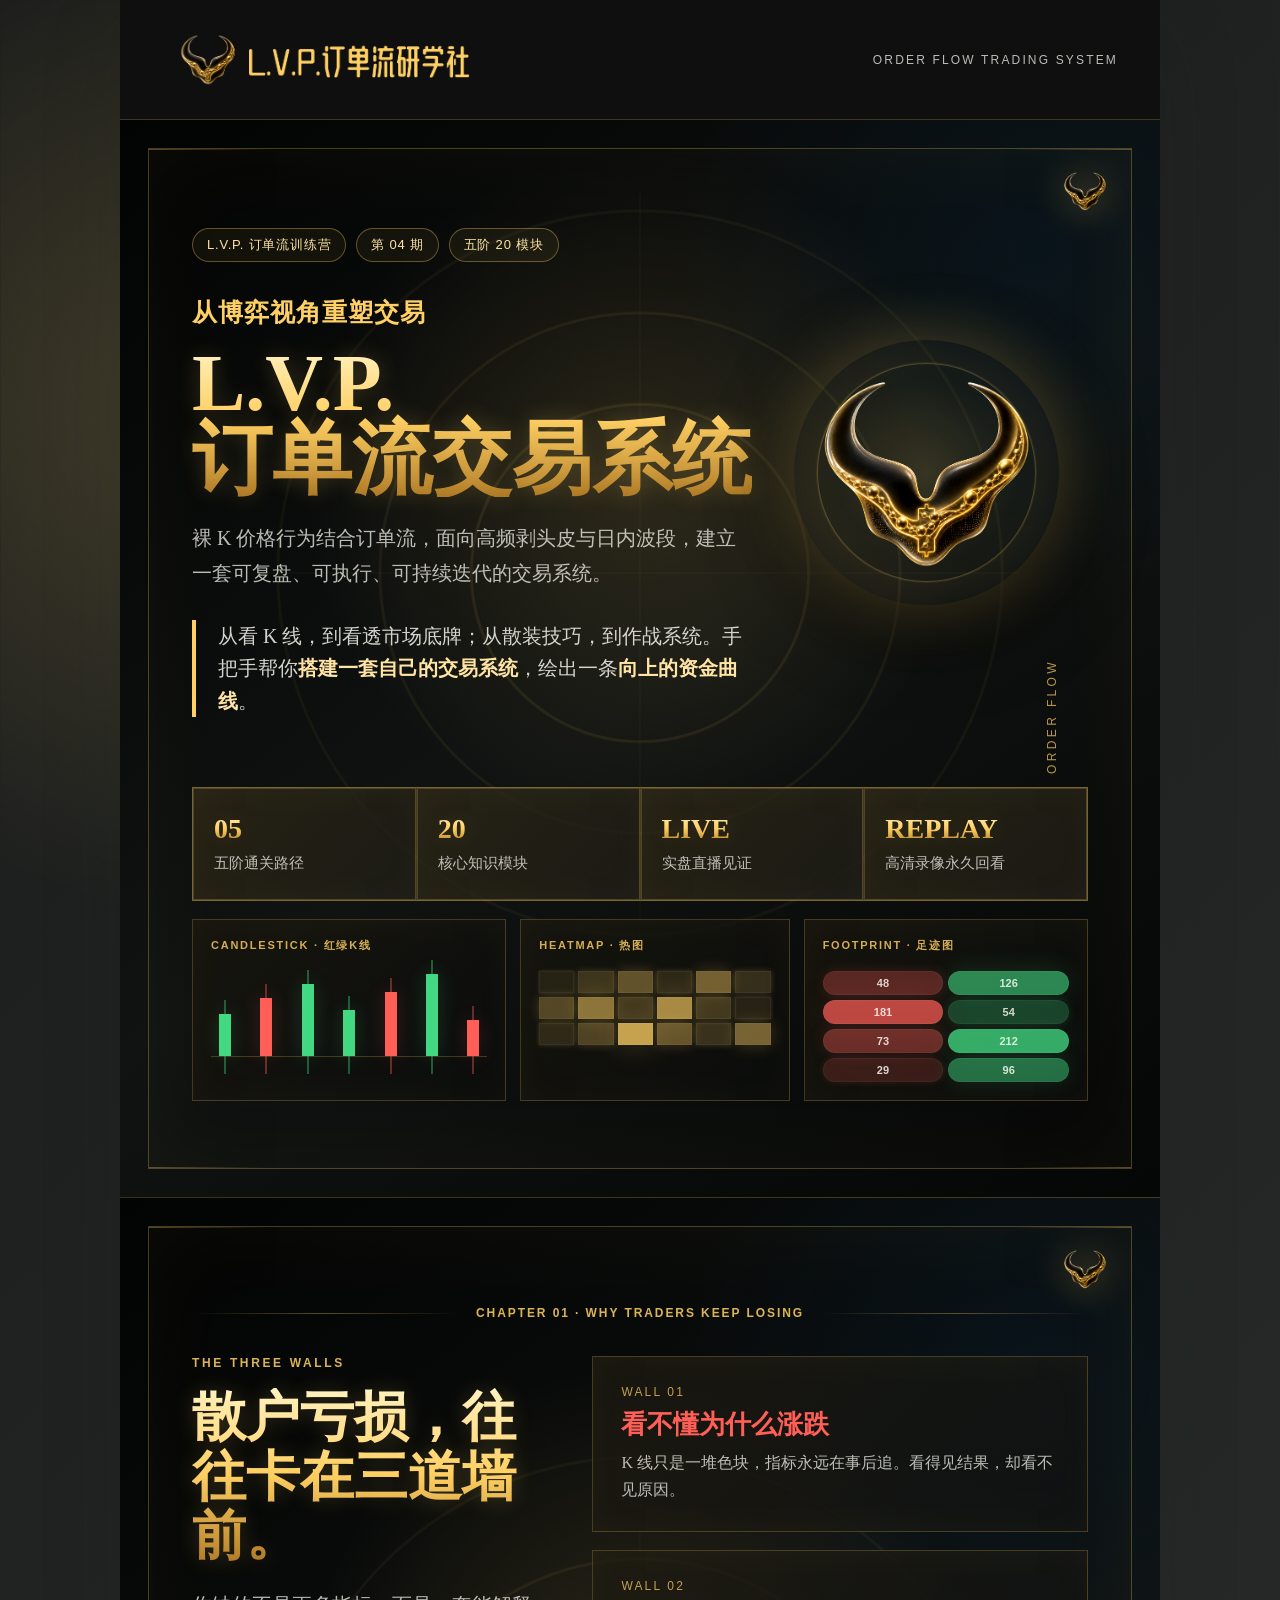
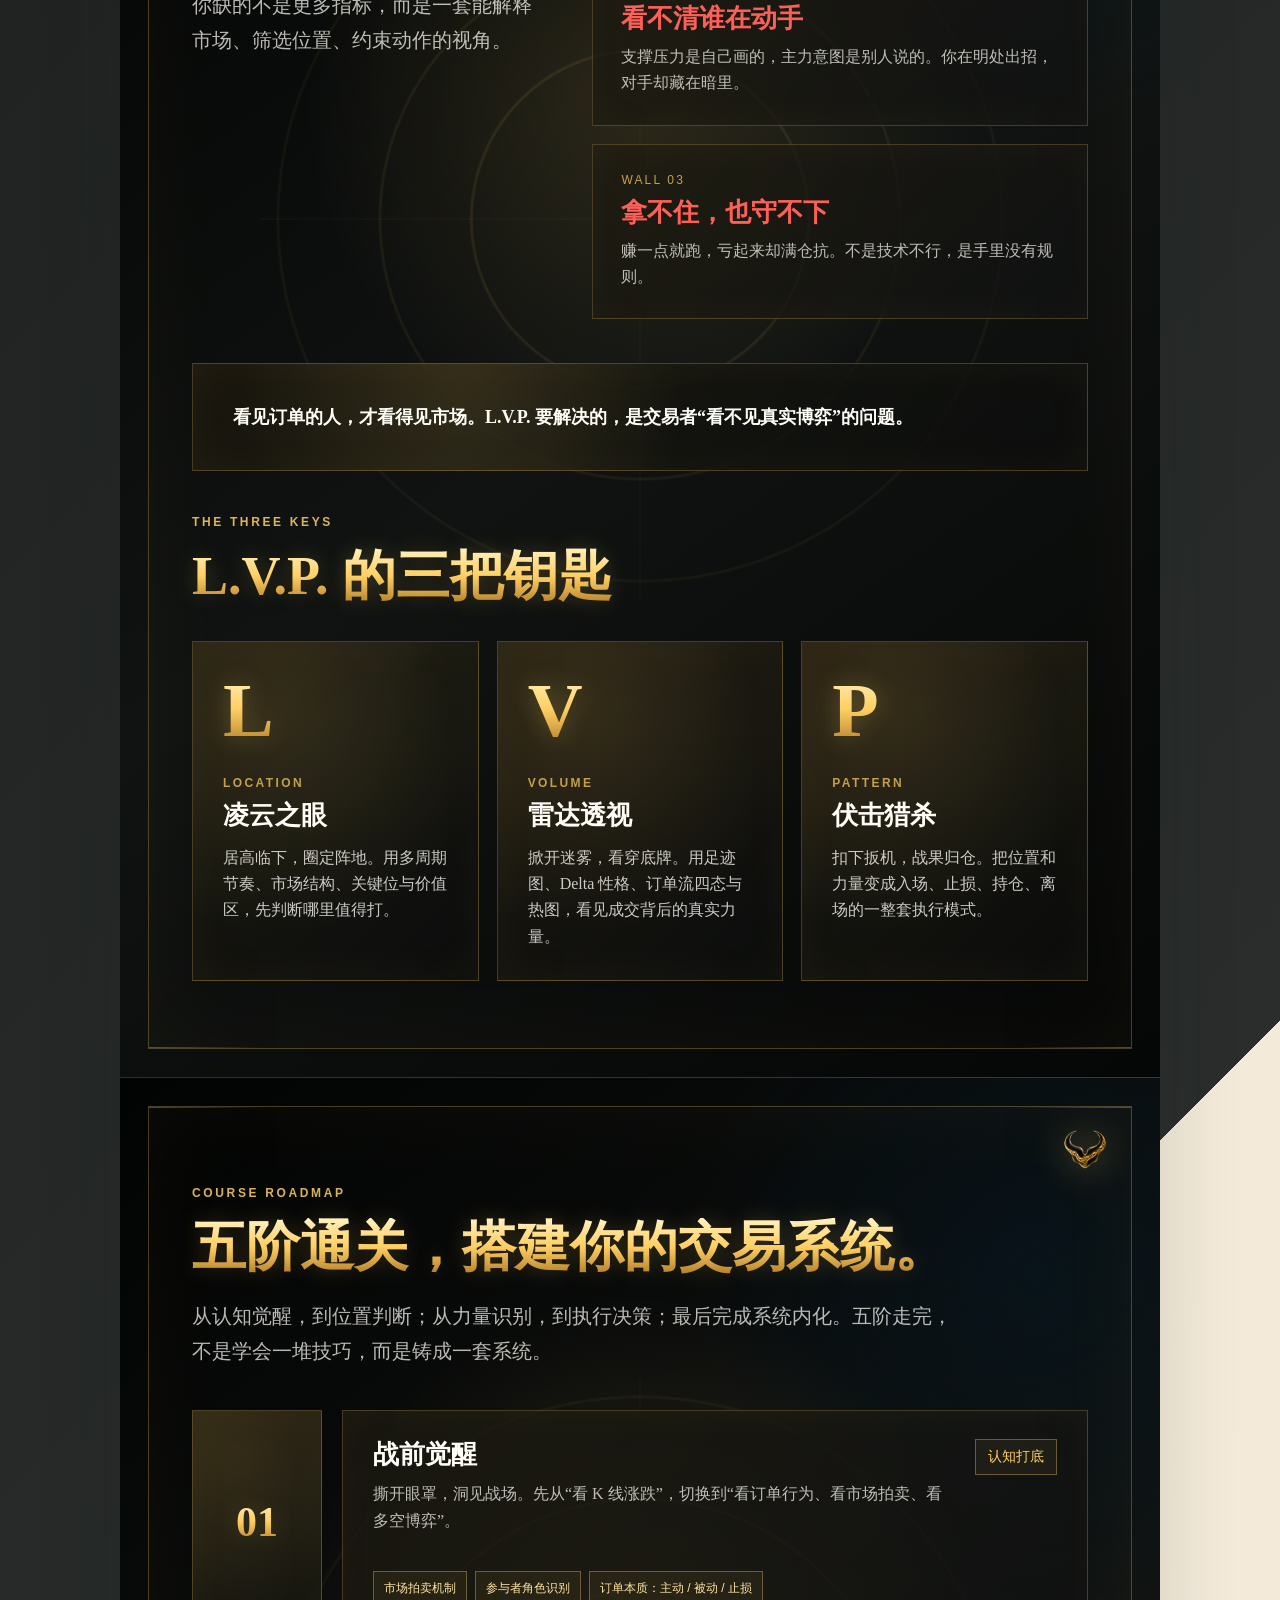
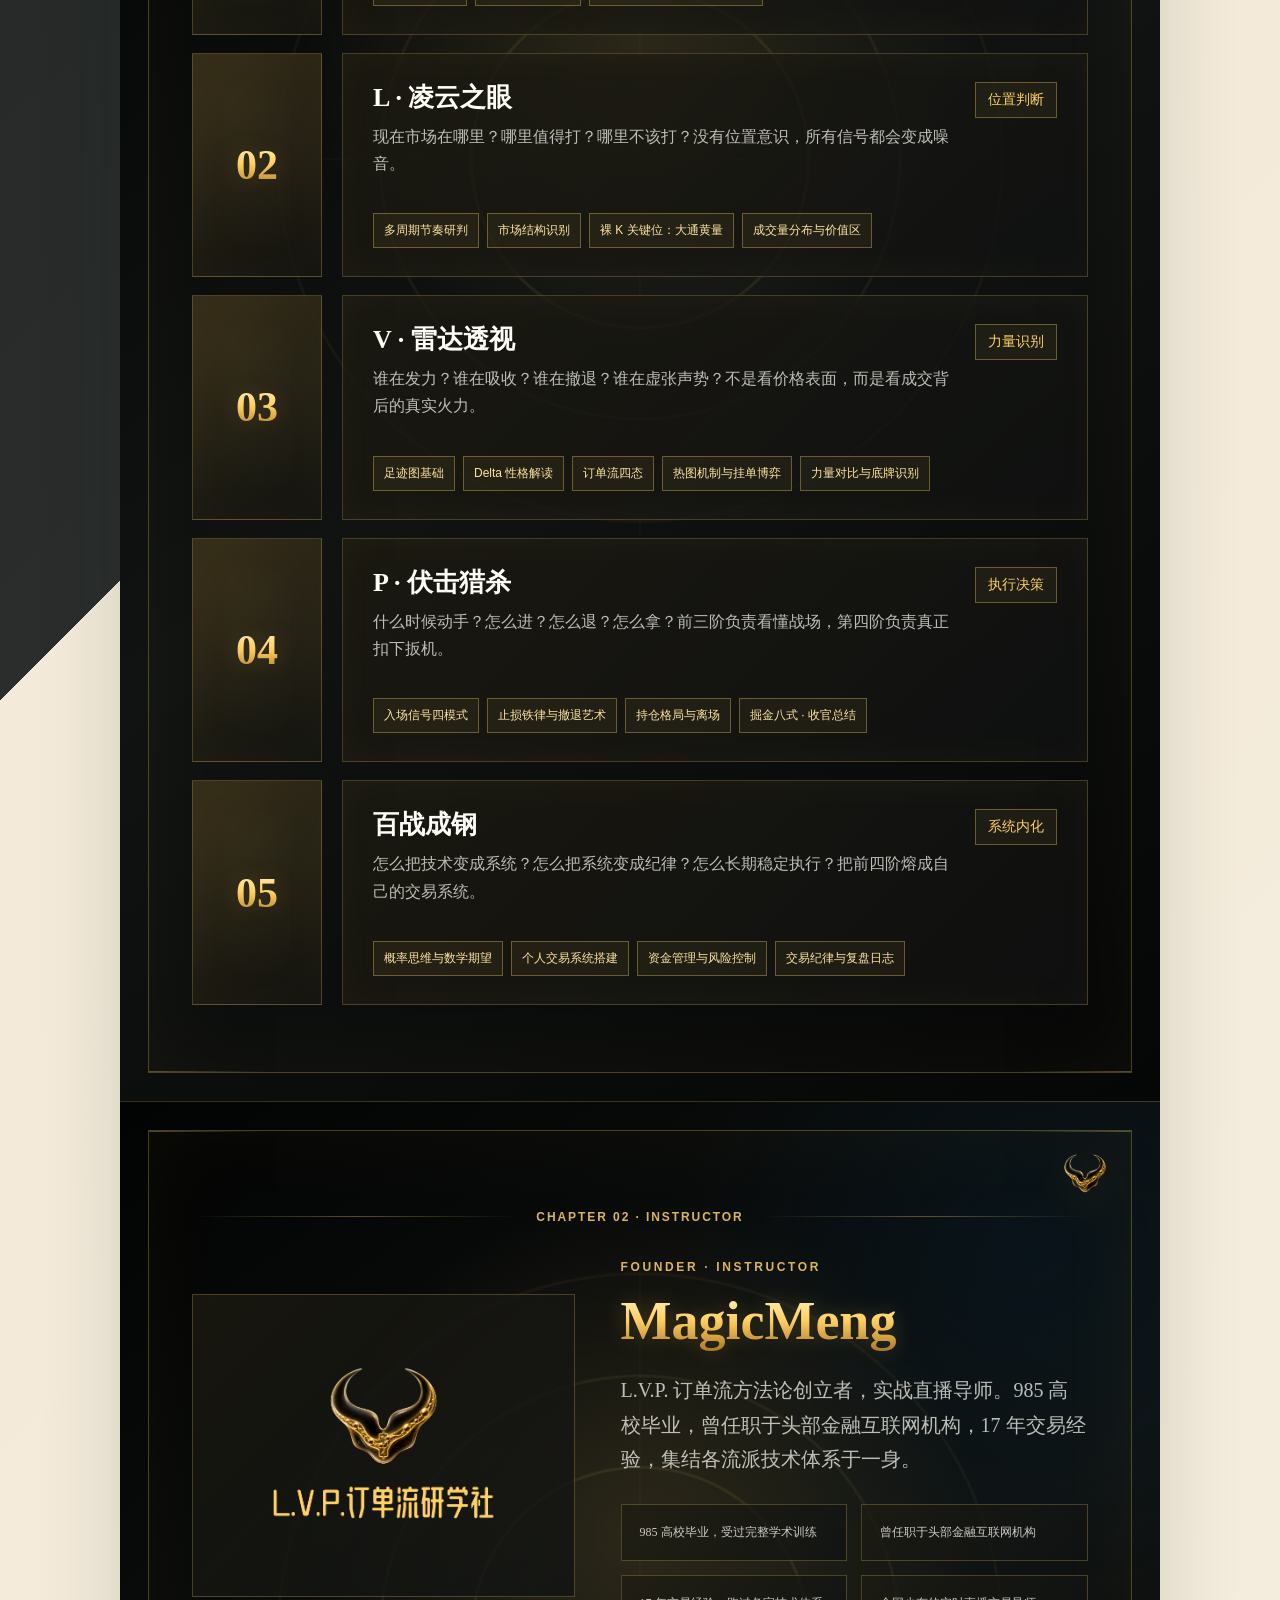
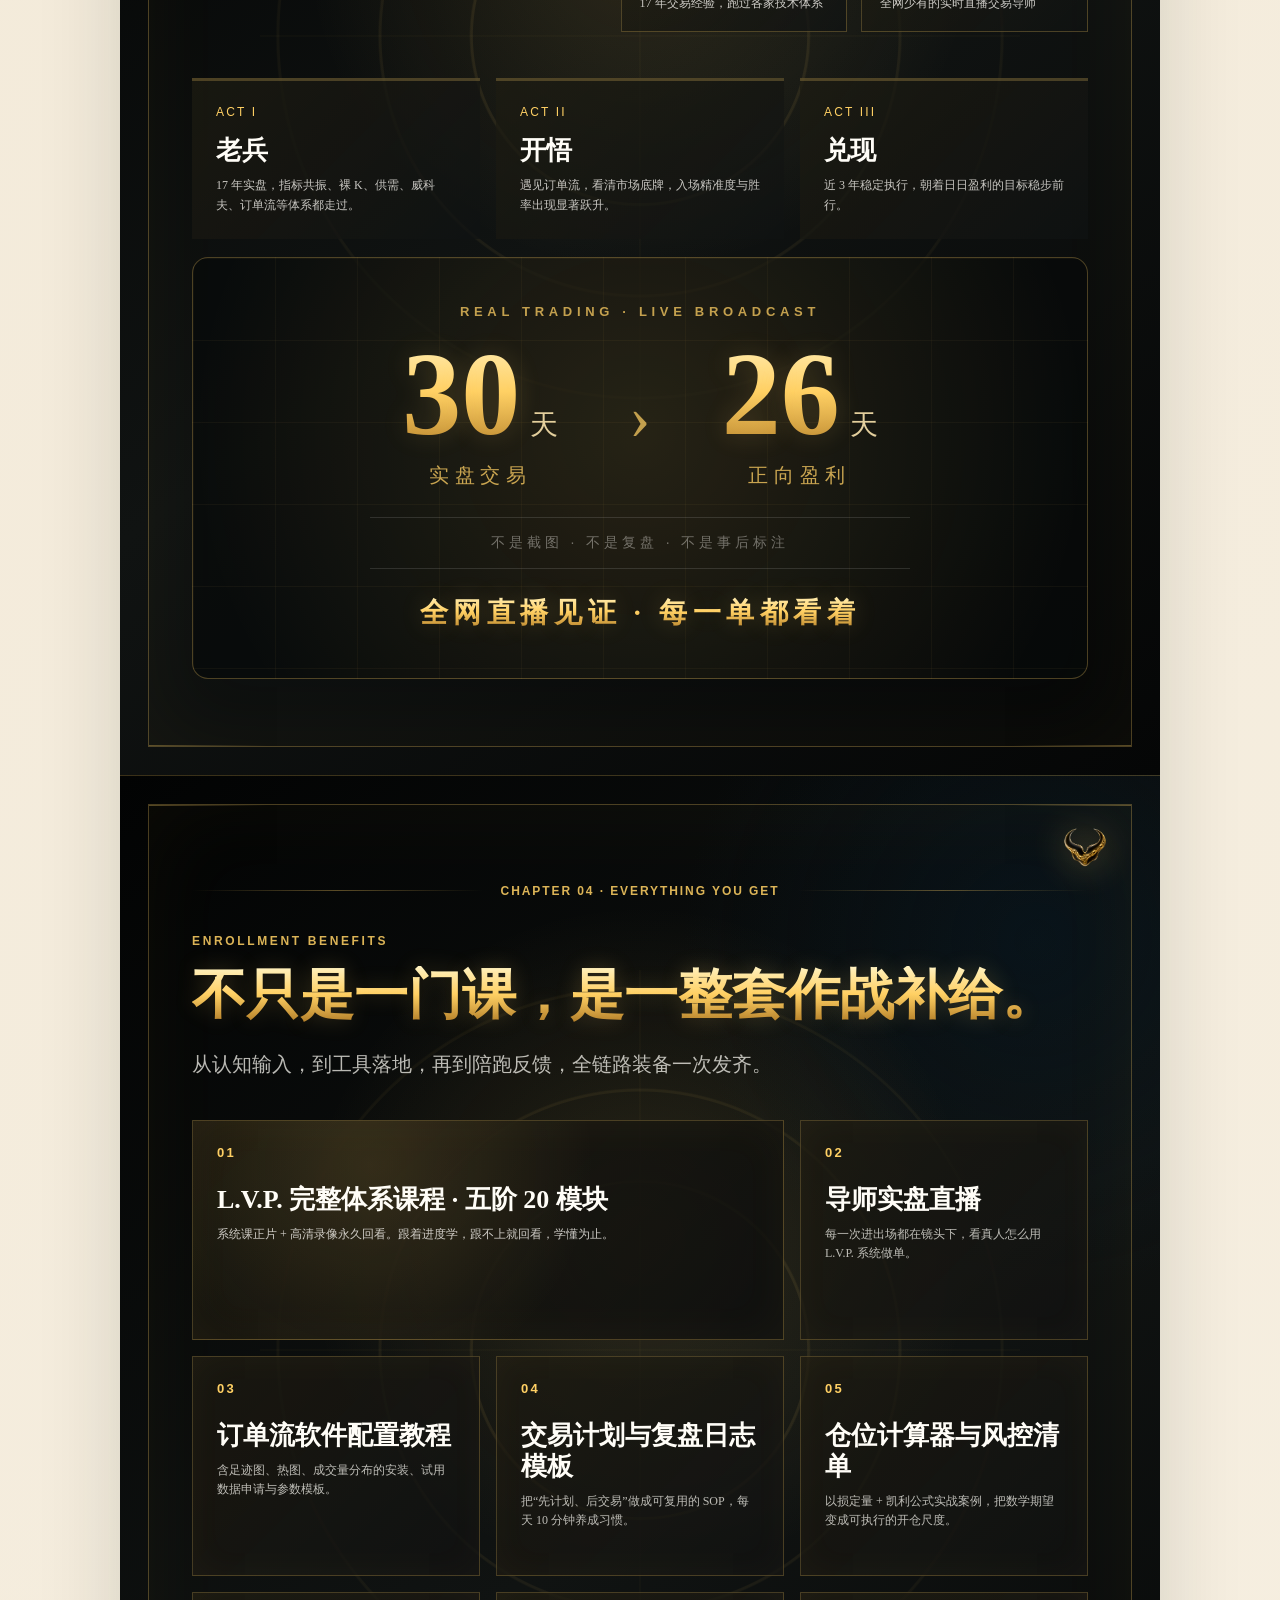
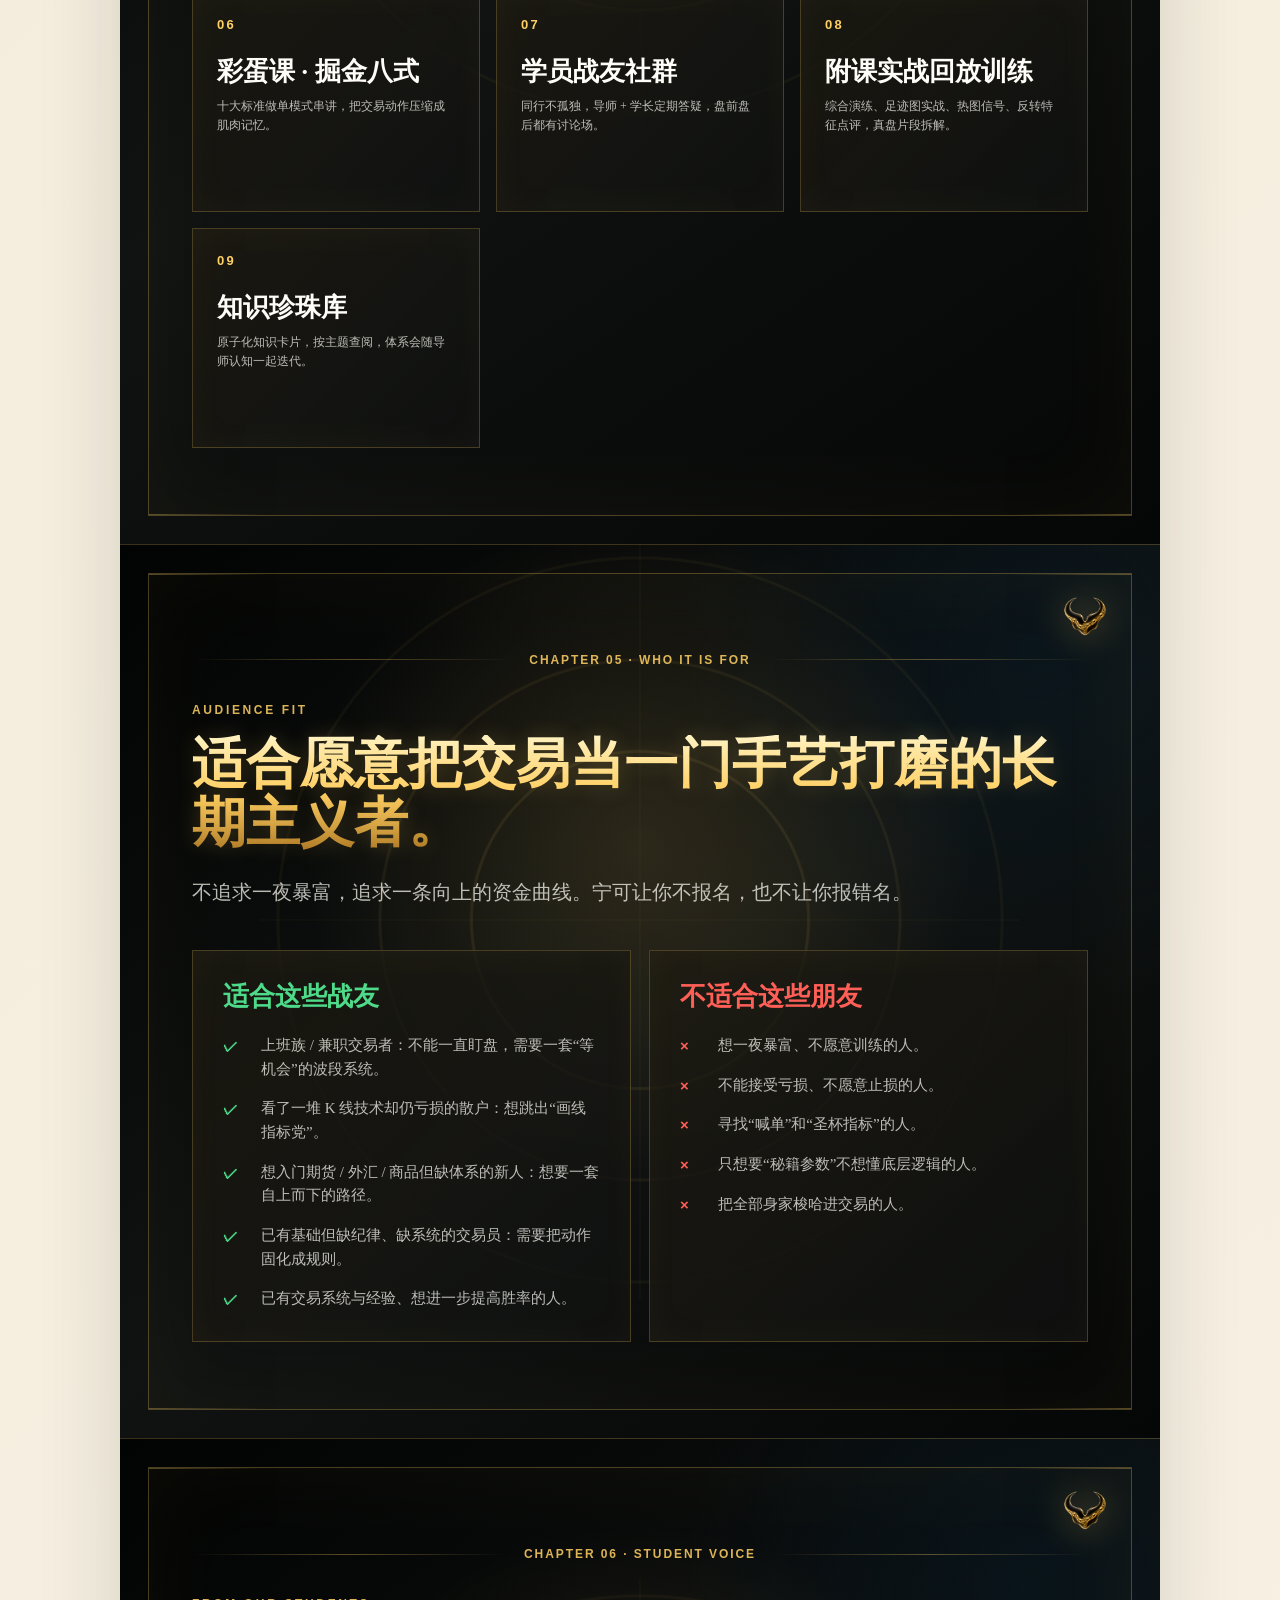
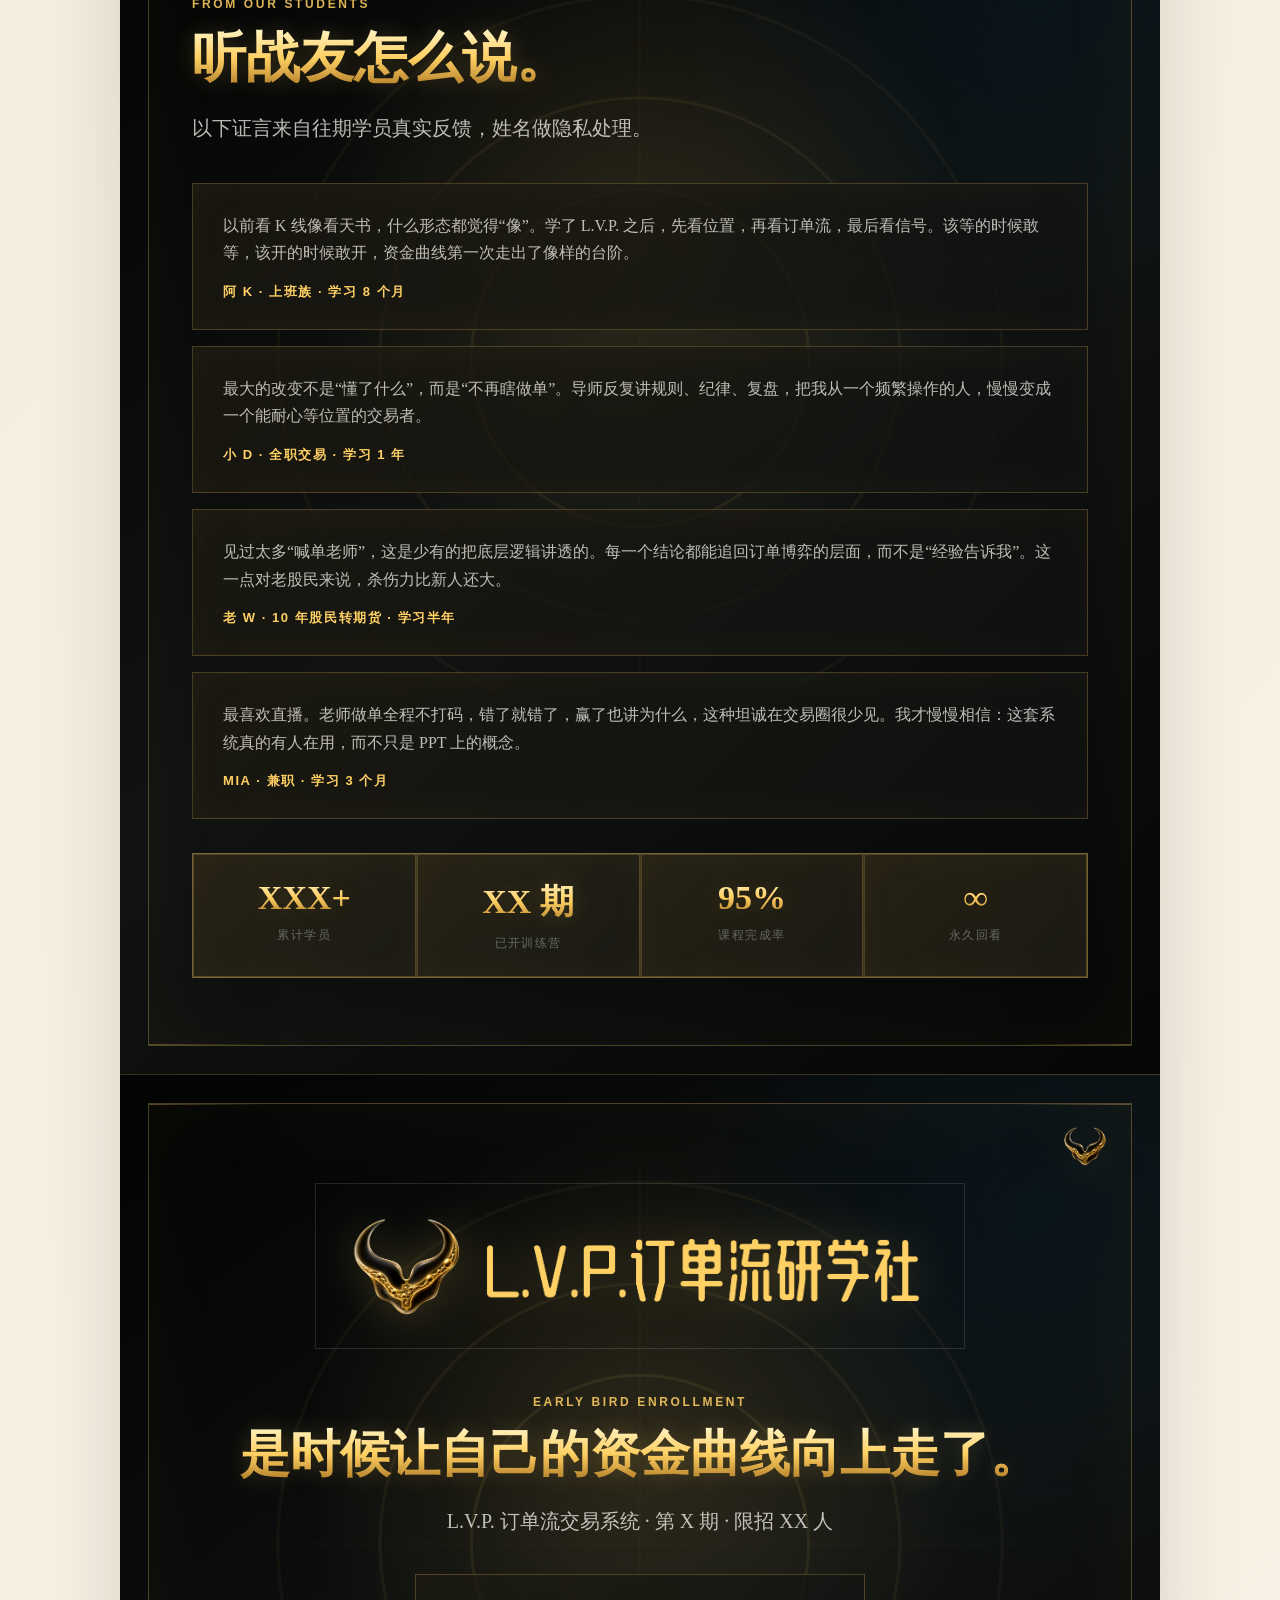
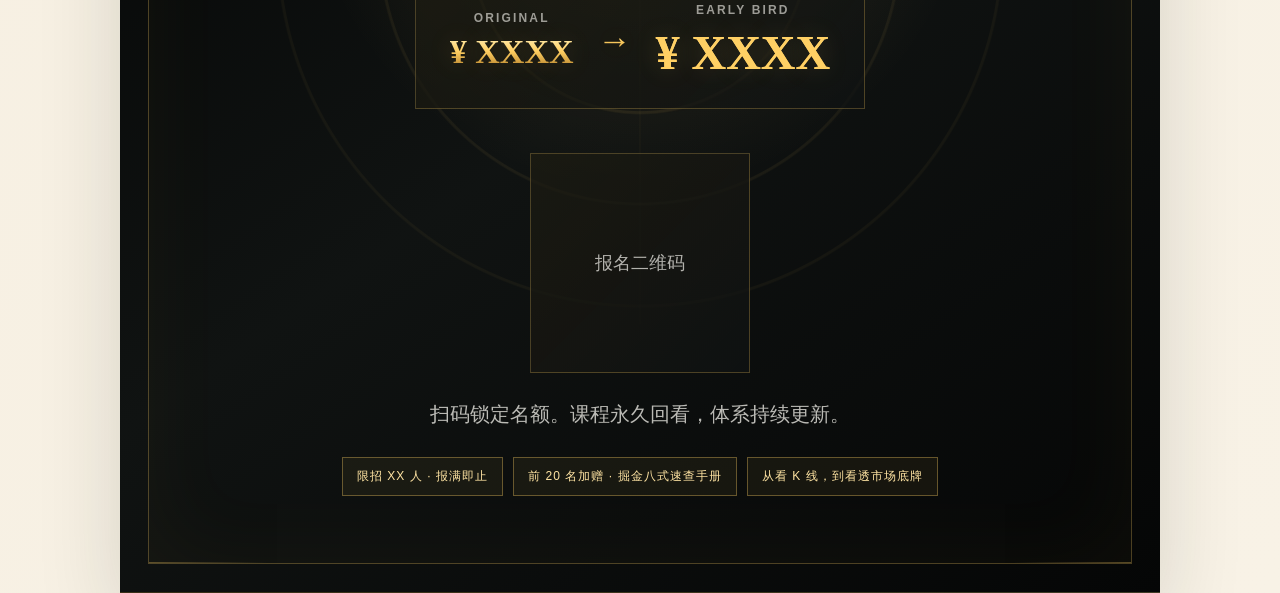
<file: index.html>
<!doctype html>
<html lang="zh-CN">
<head>
  <meta charset="utf-8">
  <meta name="viewport" content="width=device-width, initial-scale=1">
  <title>L.V.P. 订单流交易系统｜招生海报</title>
  <style>
    :root {
      --paper: #f5f1e8;
      --paper-soft: #fffaf0;
      --ink: #151716;
      --muted: #666a66;
      --line: #d7d0c2;
      --graphite: #272b2a;
      --charcoal: #111413;
      --black: #050606;
      --gold: #FFD064;
      --gold-soft: #FFE4A3;
      --trade-green: #42d982;
      --trade-red: #ff5f57;
      --serif-display: Georgia, "Times New Roman", "Songti SC", "Noto Serif SC", "Source Han Serif SC", serif;
      --sans-ui: "Avenir Next", "Helvetica Neue", sans-serif;
      --gold-gradient: linear-gradient(180deg, #fff5c8 0%, #ffd064 48%, #a97422 100%);
      --type-hero: clamp(50px, 6.6vw, 80px);
      --type-section: clamp(36px, 4.8vw, 54px);
      --type-h3: 26px;
      --type-lead: 20px;
      --type-body: 16px;
      --type-small: 12px;
      --type-audience: 15px;
      --stone: #e8e0d1;
      --white: #fffdf7;
      --shadow: 0 28px 80px rgba(24, 32, 31, .14);
    }

    * { box-sizing: border-box; }

    html {
      scroll-behavior: smooth;
      background: #1d2624;
    }

    body {
      margin: 0;
      color: var(--ink);
      font-family: "Songti SC", "Noto Serif SC", "Source Han Serif SC", "STSong", serif;
      background:
        radial-gradient(circle at 18% 4%, rgba(255, 208, 100, .18), transparent 32rem),
        linear-gradient(135deg, #1a1c1b 0%, #2a2d2c 34%, #f3ead9 34%, #f8f2e6 100%);
    }

    body::before {
      content: "";
      position: fixed;
      inset: 0;
      pointer-events: none;
      opacity: .34;
      mix-blend-mode: multiply;
      background-image:
        linear-gradient(rgba(24, 32, 31, .04) 1px, transparent 1px),
        linear-gradient(90deg, rgba(24, 32, 31, .035) 1px, transparent 1px);
      background-size: 44px 44px;
    }

    img {
      display: block;
      max-width: 100%;
    }

    .site {
      width: min(100%, 1040px);
      margin: 0 auto;
      background: var(--paper);
      box-shadow: var(--shadow);
      overflow: hidden;
    }

    .topbar {
      position: sticky;
      top: 0;
      z-index: 10;
      display: flex;
      align-items: center;
      justify-content: space-between;
      gap: 24px;
      padding: 18px 42px;
      color: var(--white);
      background: rgba(5, 6, 6, .96);
      border-bottom: 1px solid rgba(255, 208, 100, .2);
      backdrop-filter: blur(16px);
    }

    .topbar img {
      width: min(330px, 52vw);
      height: auto;
    }

    .topbar .meta {
      font-family: "Avenir Next", "Helvetica Neue", sans-serif;
      font-size: 12px;
      letter-spacing: .18em;
      text-transform: uppercase;
      color: rgba(255, 253, 247, .72);
      white-space: nowrap;
    }

    .section {
      position: relative;
      padding: 86px 72px;
      border-bottom: 1px solid rgba(24, 32, 31, .1);
    }

    .section:nth-of-type(even) {
      background:
        radial-gradient(circle at 90% 8%, rgba(255, 208, 100, .1), transparent 20rem),
        var(--paper-soft);
    }

    .section.dark {
      color: var(--white);
      background:
        radial-gradient(circle at 14% 8%, rgba(255, 208, 100, .12), transparent 22rem),
        linear-gradient(135deg, rgba(39, 43, 42, .98), rgba(5, 6, 6, .98)),
        var(--black);
    }

    .section-logo {
      position: absolute;
      top: 28px;
      right: 34px;
      width: 62px;
      height: auto;
      z-index: 2;
      opacity: .82;
      filter: drop-shadow(0 10px 20px rgba(5, 6, 6, .16));
    }

    .section.dark .section-logo {
      opacity: .96;
      filter: drop-shadow(0 10px 24px rgba(255, 208, 100, .14));
    }

    .eyebrow {
      margin: 0 0 18px;
      font-family: "Avenir Next", "Helvetica Neue", sans-serif;
      font-size: 12px;
      font-weight: 700;
      letter-spacing: .22em;
      text-transform: uppercase;
      color: #94712d;
    }

    .dark .eyebrow {
      color: var(--gold);
    }

    h1, h2, h3, p {
      margin-top: 0;
    }

    h1 {
      margin-bottom: 24px;
      font-size: var(--type-hero);
      line-height: .95;
      letter-spacing: 0;
      font-weight: 900;
    }

    h1 span {
      display: block;
    }

    .title-cn {
      white-space: nowrap;
    }

    h2 {
      margin-bottom: 22px;
      font-size: var(--type-section);
      line-height: 1.1;
      font-weight: 900;
      letter-spacing: 0;
    }

    h3 {
      margin-bottom: 10px;
      font-size: var(--type-h3);
      line-height: 1.2;
      font-weight: 800;
    }

    .lead {
      max-width: 760px;
      margin-bottom: 0;
      font-size: var(--type-lead);
      line-height: 1.72;
      color: var(--muted);
    }

    .dark .lead {
      color: rgba(255, 253, 247, .78);
    }

    .hero {
      min-height: 960px;
      display: grid;
      align-content: space-between;
      padding-top: 76px;
      background:
        radial-gradient(circle at 72% 26%, rgba(255, 208, 100, .16), transparent 26rem),
        linear-gradient(135deg, #fbf5e8 0%, #f0e7d6 58%, #ddd4c5 100%);
    }

    .hero-grid {
      display: grid;
      grid-template-columns: 1.1fr .9fr;
      align-items: center;
      gap: 42px;
    }

    .hero .badge-line {
      display: flex;
      flex-wrap: wrap;
      gap: 10px;
      margin-bottom: 34px;
      font-family: "Avenir Next", "Helvetica Neue", sans-serif;
    }

    .pill {
      display: inline-flex;
      align-items: center;
      min-height: 34px;
      padding: 7px 14px;
      border: 1px solid rgba(24, 32, 31, .16);
      border-radius: 999px;
      font-size: 13px;
      letter-spacing: .06em;
      color: var(--charcoal);
      background: rgba(255, 253, 247, .72);
    }

    .hero-copy .pretitle {
      margin-bottom: 16px;
      font-size: 25px;
      color: #635023;
      font-weight: 700;
    }

    .hero-copy .promise {
      max-width: 710px;
      margin: 30px 0 0;
      padding-left: 22px;
      border-left: 4px solid var(--gold);
      font-size: var(--type-lead);
      line-height: 1.62;
      color: #263230;
    }

    .hero-copy .promise strong {
      color: var(--charcoal);
    }

    .hero-mark {
      position: relative;
      display: grid;
      place-items: center;
      min-height: 420px;
    }

    .hero-mark::before {
      content: "";
      position: absolute;
      width: 82%;
      aspect-ratio: 1;
      border: 1px solid rgba(49, 95, 90, .2);
      border-radius: 50%;
      background: rgba(255, 253, 247, .5);
    }

    .hero-mark::after {
      content: "ORDER FLOW";
      position: absolute;
      right: 0;
      bottom: 24px;
      font-family: "Avenir Next", "Helvetica Neue", sans-serif;
      font-size: 12px;
      letter-spacing: .28em;
      color: var(--muted);
      transform: rotate(-90deg);
      transform-origin: right bottom;
    }

    .hero-mark img {
      position: relative;
      width: min(410px, 78vw);
      border-radius: 50%;
      box-shadow: 0 32px 90px rgba(24, 32, 31, .18);
    }

    .hero-footer {
      display: grid;
      grid-template-columns: repeat(4, 1fr);
      gap: 1px;
      margin-top: 70px;
      background: rgba(24, 32, 31, .14);
      border: 1px solid rgba(24, 32, 31, .14);
    }

    .hero-stat {
      min-height: 112px;
      padding: 24px 20px;
      background: rgba(255, 253, 247, .72);
    }

    .hero-stat .num {
      display: block;
      margin-bottom: 8px;
      font-family: var(--serif-display);
      font-size: 28px;
      font-weight: 900;
      color: var(--charcoal);
    }

    .hero-stat .txt {
      font-size: 17px;
      line-height: 1.42;
      color: var(--muted);
    }

    .market-visuals {
      display: grid;
      grid-template-columns: 1.05fr .9fr .95fr;
      gap: 14px;
      margin-top: 18px;
    }

    .market-widget {
      position: relative;
      min-height: 158px;
      padding: 18px;
      overflow: hidden;
      border: 1px solid rgba(255, 208, 100, .22);
      background:
        linear-gradient(135deg, rgba(255, 208, 100, .06), rgba(255, 255, 255, .02)),
        rgba(5, 6, 6, .76);
      box-shadow: inset 0 0 38px rgba(255, 208, 100, .035);
    }

    .market-widget::before {
      content: attr(data-label);
      display: block;
      margin-bottom: 18px;
      font-family: "Avenir Next", "Helvetica Neue", sans-serif;
      font-size: 11px;
      font-weight: 800;
      letter-spacing: .16em;
      text-transform: uppercase;
      color: rgba(255, 208, 100, .82);
    }

    .candles {
      display: flex;
      align-items: end;
      justify-content: space-between;
      height: 86px;
      padding: 0 8px;
      border-bottom: 1px solid rgba(255, 208, 100, .22);
    }

    .candle {
      position: relative;
      width: 12px;
      height: var(--h);
      background: var(--trade-green);
      box-shadow: 0 0 20px rgba(66, 217, 130, .2);
    }

    .candle::before {
      content: "";
      position: absolute;
      left: 50%;
      bottom: -18px;
      width: 1px;
      height: calc(var(--h) + 32px);
      transform: translateX(-50%);
      background: currentColor;
      opacity: .75;
    }

    .candle.red {
      color: var(--trade-red);
      background: var(--trade-red);
      box-shadow: 0 0 20px rgba(255, 95, 87, .18);
    }

    .candle.green {
      color: var(--trade-green);
    }

    .heatmap-grid {
      display: grid;
      grid-template-columns: repeat(6, 1fr);
      gap: 4px;
    }

    .heatmap-grid span,
    .footprint-grid span {
      min-height: 22px;
      border: 1px solid rgba(255, 255, 255, .04);
    }

    .heatmap-grid span {
      background: rgba(255, 208, 100, var(--a));
      box-shadow: 0 0 calc(var(--a) * 38px) rgba(255, 208, 100, .22);
    }

    .footprint-grid {
      display: grid;
      grid-template-columns: 1fr 1fr;
      gap: 5px;
      align-items: center;
    }

    .footprint-grid span {
      display: flex;
      align-items: center;
      justify-content: center;
      min-height: 24px;
      border-radius: 999px;
      font-family: "Avenir Next", "Helvetica Neue", sans-serif;
      font-size: 11px;
      font-weight: 800;
      color: rgba(255, 253, 247, .82);
      background: rgba(255, 255, 255, .06);
    }

    .footprint-grid .bid {
      background: rgba(255, 95, 87, var(--a));
      box-shadow: 0 0 calc(var(--a) * 44px) rgba(255, 95, 87, .16);
    }

    .footprint-grid .ask {
      background: rgba(66, 217, 130, var(--a));
      box-shadow: 0 0 calc(var(--a) * 44px) rgba(66, 217, 130, .16);
    }

    .chapter-line {
      display: flex;
      align-items: center;
      gap: 18px;
      margin-bottom: 36px;
      font-family: "Avenir Next", "Helvetica Neue", sans-serif;
      color: var(--muted);
      letter-spacing: .16em;
      text-transform: uppercase;
      font-size: 12px;
      font-weight: 700;
    }

    .chapter-line::before,
    .chapter-line::after {
      content: "";
      height: 1px;
      flex: 1;
      background: var(--line);
    }

    .dark .chapter-line {
      color: rgba(255, 253, 247, .64);
    }

    .dark .chapter-line::before,
    .dark .chapter-line::after {
      background: rgba(255, 253, 247, .2);
    }

    .split {
      display: grid;
      grid-template-columns: .82fr 1.18fr;
      gap: 56px;
      align-items: start;
    }

    .stack {
      display: grid;
      gap: 18px;
    }

    .panel {
      padding: 28px;
      border: 1px solid rgba(24, 32, 31, .12);
      background: rgba(255, 253, 247, .62);
    }

    .dark .panel {
      border-color: rgba(255, 253, 247, .14);
      background: rgba(255, 253, 247, .06);
    }

    .panel .kicker {
      margin-bottom: 10px;
      font-family: var(--sans-ui);
      font-size: 12px;
      font-weight: 500;
      letter-spacing: .18em;
      color: #94712d;
    }

    .panel p {
      margin-bottom: 0;
      font-size: var(--type-body);
      line-height: 1.64;
      color: var(--muted);
    }

    .dark .panel p {
      color: rgba(255, 253, 247, .76);
    }

    .bridge-copy {
      margin: 44px 0;
      padding: 40px;
      color: var(--white);
      background:
        linear-gradient(135deg, rgba(255, 208, 100, .12), transparent 55%),
        var(--charcoal);
    }

    .bridge-copy p {
      margin: 0;
      font-size: 18px;
      line-height: 1.45;
      font-weight: 700;
    }

    .keys {
      display: grid;
      grid-template-columns: repeat(3, 1fr);
      gap: 18px;
      margin-top: 34px;
    }

    .key {
      min-height: 320px;
      padding: 30px;
      color: var(--white);
      background: var(--charcoal);
    }

    .key:nth-child(2) {
      background: #272b2a;
    }

    .key:nth-child(3) {
      background: #3a3326;
    }

    .key .letter {
      margin-bottom: 28px;
      font-family: var(--serif-display);
      font-size: 76px;
      line-height: 1;
      font-weight: 900;
      color: rgba(255, 253, 247, .92);
    }

    .key .en {
      margin-bottom: 10px;
      font-family: var(--sans-ui);
      font-size: 12px;
      font-weight: 800;
      letter-spacing: .2em;
      color: rgba(255, 253, 247, .62);
    }

    .key p {
      margin: 14px 0 0;
      font-size: var(--type-body);
      line-height: 1.64;
      color: rgba(255, 253, 247, .78);
    }

    .roadmap {
      display: grid;
      gap: 18px;
      margin-top: 42px;
    }

    .stage {
      display: grid;
      grid-template-columns: 130px 1fr;
      gap: 20px;
      align-items: stretch;
    }

    .stage-no {
      display: grid;
      place-items: center;
      min-height: 168px;
      color: var(--white);
      background:
        linear-gradient(135deg, rgba(255, 208, 100, .18), transparent),
        var(--charcoal);
      font-family: var(--serif-display);
      font-size: 42px;
      font-weight: 900;
    }

    .stage-no span {
      display: inline-block;
    }

    .stage-body {
      padding: 28px 30px;
      border: 1px solid rgba(24, 32, 31, .12);
      background: rgba(255, 253, 247, .66);
    }

    .stage-top {
      display: flex;
      justify-content: space-between;
      gap: 24px;
      margin-bottom: 16px;
    }

    .stage-role {
      align-self: start;
      padding: 8px 12px;
      border: 1px solid rgba(255, 208, 100, .34);
      font-size: 14px;
      color: #6d5725;
      white-space: nowrap;
    }

    .stage-body p {
      margin-bottom: 18px;
      font-size: var(--type-body);
      line-height: 1.7;
      color: var(--muted);
    }

    .modules {
      display: flex;
      flex-wrap: wrap;
      gap: 8px;
      margin-top: 18px;
    }

    .modules span {
      padding: 8px 10px;
      border: 1px solid rgba(24, 32, 31, .12);
      font-family: "Avenir Next", "Helvetica Neue", sans-serif;
      font-size: 13px;
      color: #35413f;
      background: rgba(232, 224, 209, .54);
    }

    .teacher-layout {
      display: grid;
      grid-template-columns: .9fr 1.1fr;
      gap: 46px;
      align-items: center;
    }

    .teacher-emblem {
      padding: 28px;
      border: 1px solid rgba(255, 253, 247, .16);
      background: rgba(255, 253, 247, .05);
    }

    .teacher-emblem img {
      width: 100%;
    }

    .identity-grid {
      display: grid;
      grid-template-columns: repeat(2, 1fr);
      gap: 14px;
      margin-top: 28px;
    }

    .identity {
      padding: 18px;
      border: 1px solid rgba(255, 253, 247, .14);
      font-size: var(--type-small);
      line-height: 1.55;
      color: rgba(255, 253, 247, .78);
    }

    .acts {
      display: grid;
      grid-template-columns: repeat(3, 1fr);
      gap: 16px;
      margin-top: 46px;
    }

    .act {
      padding: 24px;
      border-top: 3px solid var(--gold);
      background: rgba(255, 253, 247, .07);
    }

    .act .label {
      margin-bottom: 16px;
      font-family: "Avenir Next", "Helvetica Neue", sans-serif;
      font-size: 12px;
      letter-spacing: .18em;
      color: var(--gold);
    }

    .act p {
      margin-bottom: 0;
      font-size: var(--type-small);
      line-height: 1.65;
      color: rgba(255, 253, 247, .76);
    }

    .live-proof {
      margin-top: 18px;
      padding: 46px 48px;
      border: 1px solid rgba(255, 253, 247, .14);
      border-radius: 16px;
      text-align: center;
      background:
        linear-gradient(rgba(255, 208, 100, .045) 1px, transparent 1px),
        linear-gradient(90deg, rgba(255, 208, 100, .04) 1px, transparent 1px),
        radial-gradient(circle at 50% 42%, rgba(255, 208, 100, .12), transparent 28rem),
        rgba(255, 253, 247, .06);
      background-size: 82px 82px, 82px 82px, auto, auto;
    }

    .proof-label {
      margin-bottom: 26px;
      font-family: var(--sans-ui);
      font-size: 13px;
      font-weight: 800;
      letter-spacing: .36em;
      text-transform: uppercase;
      color: rgba(255, 208, 100, .74);
    }

    .proof-metrics {
      display: flex;
      align-items: center;
      justify-content: center;
      gap: 54px;
      margin-bottom: 28px;
      font-family: var(--serif-display);
    }

    .proof-metric {
      min-width: 190px;
    }

    .proof-number {
      font-family: var(--serif-display);
      font-weight: 900;
      font-size: clamp(72px, 11vw, 118px);
      line-height: .85;
    }

    .proof-day {
      margin-left: 10px;
      font-size: 28px;
      color: rgba(255, 232, 177, .88);
    }

    .proof-caption {
      display: block;
      margin-top: 16px;
      font-size: 20px;
      letter-spacing: .28em;
      color: rgba(255, 208, 100, .76);
    }

    .proof-arrow {
      font-family: var(--serif-display);
      font-size: 64px;
      line-height: 1;
      color: rgba(255, 208, 100, .72);
    }

    .proof-sub {
      width: min(540px, 90%);
      margin: 0 auto 24px;
      padding: 16px 0;
      border-top: 1px solid rgba(255, 255, 255, .12);
      border-bottom: 1px solid rgba(255, 255, 255, .12);
      font-family: var(--sans-ui);
      font-size: 14px;
      letter-spacing: .28em;
      color: rgba(255, 253, 247, .38);
    }

    .proof-line {
      margin: 0;
      font-size: 28px;
      line-height: 1.4;
      font-weight: 900;
      letter-spacing: .2em;
    }

    .benefit-grid {
      display: grid;
      grid-template-columns: repeat(3, 1fr);
      gap: 16px;
      margin-top: 38px;
    }

    .benefit {
      min-height: 220px;
      padding: 24px;
      border: 1px solid rgba(24, 32, 31, .12);
      background: rgba(255, 253, 247, .68);
    }

    .benefit.featured {
      grid-column: span 2;
      color: var(--white);
      background:
        linear-gradient(135deg, rgba(255, 208, 100, .14), transparent 55%),
        var(--charcoal);
    }

    .benefit .num {
      margin-bottom: 24px;
      font-family: "Avenir Next", "Helvetica Neue", sans-serif;
      font-size: 13px;
      font-weight: 800;
      letter-spacing: .18em;
      color: #94712d;
    }

    .benefit.featured .num {
      color: var(--gold);
    }

    .benefit p {
      margin-bottom: 0;
      font-size: var(--type-small);
      line-height: 1.62;
      color: var(--muted);
    }

    .benefit.featured p {
      color: rgba(255, 253, 247, .78);
    }

    .audience-cols {
      display: grid;
      grid-template-columns: repeat(2, 1fr);
      gap: 18px;
      margin-top: 40px;
    }

    .audience-col {
      padding: 30px;
      border: 1px solid rgba(24, 32, 31, .12);
      background: rgba(255, 253, 247, .68);
    }

    .audience-col.no {
      background: rgba(232, 224, 209, .58);
    }

    .audience-list {
      display: grid;
      gap: 16px;
      margin-top: 22px;
    }

    .audience-item {
      display: grid;
      grid-template-columns: 26px 1fr;
      gap: 12px;
      font-size: var(--type-audience);
      line-height: 1.58;
      color: var(--muted);
    }

    .audience-item .mark {
      font-family: "Avenir Next", "Helvetica Neue", sans-serif;
      font-weight: 800;
      color: #6d5725;
    }

    .audience-col.no .mark {
      color: #8f5b42;
    }

    .quote-list {
      display: grid;
      gap: 16px;
      margin-top: 38px;
    }

    .quote {
      padding: 28px 30px;
      border-left: 5px solid var(--gold);
      background: rgba(255, 253, 247, .68);
    }

    .quote p {
      margin-bottom: 16px;
      font-size: 20px;
      line-height: 1.72;
      color: #34403e;
    }

    .quote .by {
      font-family: "Avenir Next", "Helvetica Neue", sans-serif;
      font-size: 13px;
      font-weight: 800;
      letter-spacing: .12em;
      color: #94712d;
      text-transform: uppercase;
    }

    .stats-row {
      display: grid;
      grid-template-columns: repeat(4, 1fr);
      gap: 1px;
      margin-top: 34px;
      background: rgba(24, 32, 31, .14);
      border: 1px solid rgba(24, 32, 31, .14);
    }

    .stat-box {
      padding: 24px 16px;
      text-align: center;
      background: rgba(255, 253, 247, .68);
    }

    .stat-box strong {
      display: block;
      margin-bottom: 8px;
      font-family: var(--serif-display);
      font-size: 34px;
      font-weight: 900;
      color: var(--charcoal);
    }

    .stat-box span {
      font-size: 14px;
      letter-spacing: .12em;
      color: var(--muted);
    }

    .cta {
      text-align: center;
      padding-bottom: 72px;
    }

    .cta h2 {
      font-size: 50px;
    }

    .cta .logo-final {
      width: min(650px, 92%);
      margin: 0 auto 46px;
      border: 1px solid rgba(255, 253, 247, .12);
    }

    .price {
      display: inline-grid;
      grid-template-columns: auto auto auto;
      gap: 24px;
      align-items: center;
      margin: 36px auto;
      padding: 28px 34px;
      border: 1px solid rgba(255, 253, 247, .14);
      background: rgba(255, 253, 247, .07);
    }

    .price .label {
      margin-bottom: 8px;
      font-family: "Avenir Next", "Helvetica Neue", sans-serif;
      font-size: 12px;
      font-weight: 800;
      letter-spacing: .18em;
      color: rgba(255, 253, 247, .58);
    }

    .price .value {
      font-family: var(--serif-display);
      font-size: 34px;
      font-weight: 900;
      color: var(--white);
    }

    .price .now .value {
      color: var(--gold);
      font-size: 48px;
    }

    .qr {
      width: 220px;
      height: 220px;
      display: grid;
      place-items: center;
      margin: 8px auto 24px;
      color: rgba(255, 253, 247, .68);
      border: 1px solid rgba(255, 253, 247, .32);
      background:
        linear-gradient(45deg, rgba(255,255,255,.08) 25%, transparent 25%),
        linear-gradient(-45deg, rgba(255,255,255,.08) 25%, transparent 25%),
        rgba(255, 253, 247, .06);
      background-size: 18px 18px;
      font-size: 18px;
    }

    .guarantees {
      display: flex;
      flex-wrap: wrap;
      justify-content: center;
      gap: 10px;
      margin-top: 26px;
      font-family: "Avenir Next", "Helvetica Neue", sans-serif;
      font-size: 13px;
      letter-spacing: .08em;
      color: rgba(255, 253, 247, .74);
    }

    .guarantees span {
      padding: 10px 14px;
      border: 1px solid rgba(255, 253, 247, .14);
      background: rgba(255, 253, 247, .05);
    }

    .section {
      isolation: isolate;
      color: var(--white);
      overflow: hidden;
      padding: 108px 72px 96px;
      border-bottom: 1px solid rgba(255, 208, 100, .22);
      background:
        radial-gradient(circle at 50% 34%, rgba(255, 208, 100, .13), transparent 21rem),
        radial-gradient(circle at 88% 12%, rgba(4, 26, 42, .42), transparent 22rem),
        linear-gradient(145deg, #020303 0%, #101312 52%, #050606 100%);
    }

    .section:nth-of-type(even),
    .section.dark,
    .hero {
      background:
        radial-gradient(circle at 50% 34%, rgba(255, 208, 100, .13), transparent 21rem),
        radial-gradient(circle at 88% 12%, rgba(4, 26, 42, .42), transparent 22rem),
        linear-gradient(145deg, #020303 0%, #101312 52%, #050606 100%);
    }

    .section > * {
      position: relative;
      z-index: 1;
    }

    .section::before {
      content: "";
      position: absolute;
      inset: 28px;
      z-index: 0;
      pointer-events: none;
      border: 1px solid rgba(255, 208, 100, .28);
      background:
        linear-gradient(90deg, rgba(255, 208, 100, .32), transparent 12%, transparent 88%, rgba(255, 208, 100, .32)) top / 100% 1px no-repeat,
        linear-gradient(90deg, rgba(255, 208, 100, .32), transparent 12%, transparent 88%, rgba(255, 208, 100, .32)) bottom / 100% 1px no-repeat;
      box-shadow: inset 0 0 90px rgba(255, 208, 100, .045);
    }

    .section::after {
      content: "";
      position: absolute;
      left: 50%;
      top: 42%;
      width: min(760px, 86%);
      aspect-ratio: 1;
      z-index: 0;
      pointer-events: none;
      opacity: .36;
      transform: translate(-50%, -50%);
      background:
        radial-gradient(circle, transparent 0 31%, rgba(255, 208, 100, .22) 31.2% 31.5%, transparent 31.8% 48%, rgba(255, 208, 100, .17) 48.2% 48.5%, transparent 48.8% 67%, rgba(255, 208, 100, .12) 67.2% 67.5%, transparent 67.8%),
        linear-gradient(90deg, transparent 49.9%, rgba(255, 208, 100, .18) 50%, transparent 50.1%),
        linear-gradient(0deg, transparent 49.9%, rgba(255, 208, 100, .18) 50%, transparent 50.1%);
    }

    .section-logo {
      position: absolute;
      top: 44px;
      right: 48px;
      width: 54px;
      z-index: 3;
      opacity: .95;
      filter: drop-shadow(0 0 18px rgba(255, 208, 100, .42));
    }

    .section .eyebrow,
    .section .chapter-line,
    .dark .chapter-line {
      color: rgba(255, 208, 100, .86);
    }

    .chapter-line::before,
    .chapter-line::after,
    .dark .chapter-line::before,
    .dark .chapter-line::after {
      background: linear-gradient(90deg, transparent, rgba(255, 208, 100, .34), transparent);
    }

    h1,
    h2,
    .hero-stat .num,
    .key .letter,
    .stage-no span,
    .stat-box strong,
    .price .value,
    .proof-number,
    .proof-line {
      background: var(--gold-gradient);
      -webkit-background-clip: text;
      background-clip: text;
      color: transparent;
      text-shadow: 0 0 26px rgba(255, 208, 100, .18);
    }

    h1,
    h2 {
      text-shadow: 0 0 22px rgba(255, 208, 100, .22);
    }

    h3 {
      color: var(--white);
    }

    .lead,
    .dark .lead,
    .hero-stat .txt,
    .stage-body p,
    .benefit p,
    .quote p,
    .audience-item,
    .panel p {
      color: rgba(255, 253, 247, .72);
    }

    .hero-copy .pretitle {
      color: var(--gold);
      letter-spacing: .04em;
    }

    .hero-copy .promise {
      color: rgba(255, 253, 247, .82);
      border-left-color: var(--gold);
    }

    .hero-copy .promise strong {
      color: var(--gold-soft);
    }

    .pill,
    .modules span,
    .stage-role,
    .guarantees span {
      color: var(--gold-soft);
      border-color: rgba(255, 208, 100, .34);
      background: rgba(255, 208, 100, .055);
    }

    .hero-mark::before {
      border-color: rgba(255, 208, 100, .24);
      background:
        radial-gradient(circle, rgba(255, 208, 100, .12), transparent 60%),
        rgba(255, 208, 100, .035);
      box-shadow:
        0 0 0 1px rgba(255, 208, 100, .08),
        0 0 90px rgba(255, 208, 100, .15);
    }

    .hero-mark::after {
      color: rgba(255, 208, 100, .7);
    }

    .hero-mark img {
      box-shadow:
        0 0 70px rgba(255, 208, 100, .24),
        0 24px 80px rgba(0, 0, 0, .72);
    }

    .hero-footer,
    .stats-row {
      background: rgba(255, 208, 100, .22);
      border-color: rgba(255, 208, 100, .28);
    }

    .hero-stat,
    .stat-box,
    .panel,
    .stage-body,
    .benefit,
    .audience-col,
    .audience-col.no,
    .quote {
      border: 1px solid rgba(255, 208, 100, .22);
      background:
        linear-gradient(135deg, rgba(255, 208, 100, .065), rgba(255, 255, 255, .025)),
        rgba(8, 10, 10, .76);
      box-shadow: inset 0 0 36px rgba(255, 208, 100, .035);
    }

    .benefit .num,
    .quote .by,
    .audience-item .mark,
    .audience-col.no .mark,
    .stage-role {
      color: var(--gold);
    }

    .panel .kicker {
      color: rgba(255, 208, 100, .74);
    }

    .audience-col:not(.no) h3,
    .audience-col:not(.no) .audience-item .mark {
      color: #4edb89;
    }

    .audience-col.no h3,
    .audience-col.no .audience-item .mark,
    .split .stack .panel h3 {
      color: var(--trade-red);
    }

    .bridge-copy,
    .key,
    .key:nth-child(2),
    .key:nth-child(3),
    .stage-no,
    .benefit.featured {
      border: 1px solid rgba(255, 208, 100, .24);
      background:
        radial-gradient(circle at 30% 20%, rgba(255, 208, 100, .13), transparent 14rem),
        linear-gradient(135deg, rgba(255, 208, 100, .08), rgba(255, 255, 255, .025)),
        rgba(5, 6, 6, .84);
      box-shadow: inset 0 0 46px rgba(255, 208, 100, .045);
    }

    .key .letter {
      text-shadow: 0 0 24px rgba(255, 208, 100, .28);
    }

    .key .en {
      color: rgba(255, 208, 100, .72);
    }

    .teacher-emblem,
    .identity,
    .act,
    .live-proof,
    .price,
    .qr {
      border-color: rgba(255, 208, 100, .24);
      background:
        linear-gradient(135deg, rgba(255, 208, 100, .065), rgba(255, 255, 255, .025)),
        rgba(8, 10, 10, .72);
    }

    .logo-final {
      filter: drop-shadow(0 0 22px rgba(255, 208, 100, .22));
    }

    .hero-stat .txt {
      font-size: 15px;
    }

    .stat-box span,
    .modules span,
    .guarantees span {
      font-size: var(--type-small);
    }

    .quote p {
      font-size: var(--type-body);
    }

    .live-proof {
      border-color: rgba(255, 208, 100, .28);
      background:
        linear-gradient(rgba(255, 208, 100, .045) 1px, transparent 1px),
        linear-gradient(90deg, rgba(255, 208, 100, .04) 1px, transparent 1px),
        radial-gradient(circle at 50% 42%, rgba(255, 208, 100, .12), transparent 28rem),
        rgba(8, 10, 10, .72);
      background-size: 82px 82px, 82px 82px, auto, auto;
    }

    @media (max-width: 820px) {
      .site {
        width: 100%;
        max-width: 100vw;
        overflow: hidden;
      }

      body {
        overflow-x: hidden;
      }

      .topbar {
        position: static;
        padding: 16px 22px;
      }

      .topbar .meta {
        display: none;
      }

      .section {
        width: 100vw;
        max-width: 100vw;
        padding: 62px 24px;
      }

      .section::before {
        inset: 14px;
      }

      .section::after {
        top: 38%;
        width: 520px;
        max-width: none;
        opacity: .24;
      }

      .section-logo {
        top: 22px;
        right: 22px;
        width: 36px;
        z-index: 2;
        opacity: .82;
      }

      .chapter-line {
        gap: 10px;
        padding-right: 50px;
        margin-bottom: 28px;
        font-size: 10px;
        letter-spacing: .12em;
      }

      .hero {
        min-height: auto;
      }

      h1 {
        font-size: 35px;
        line-height: 1.12;
      }

      .title-cn {
        white-space: normal;
      }

      h2 {
        font-size: 29px;
        line-height: 1.22;
      }

      h3 {
        font-size: 22px;
      }

      h1,
      h2,
      h3,
      p,
      .lead,
      .hero-copy .promise,
      .panel p,
      .audience-item {
        max-width: 100%;
        overflow-wrap: anywhere;
        word-break: break-all;
        line-break: anywhere;
      }

      .hero-grid,
      .split,
      .teacher-layout,
      .audience-cols {
        width: 100%;
        grid-template-columns: 1fr;
        gap: 28px;
        overflow: hidden;
      }

      .hero-grid > *,
      .split > *,
      .teacher-layout > *,
      .audience-cols > *,
      .stage > *,
      .price > * {
        width: 100%;
        min-width: 0;
      }

      .hero-copy,
      .hero-copy .lead,
      .hero-copy .promise,
      .panel p,
      .key p,
      .stage-body p,
      .quote p,
      .audience-item {
        width: 100%;
        max-width: 100%;
        white-space: normal;
      }

      .hero .badge-line {
        gap: 8px;
        margin-bottom: 28px;
      }

      .pill {
        min-height: 30px;
        padding: 6px 11px;
        font-size: 12px;
      }

      .hero-copy .pretitle {
        font-size: 22px;
      }

      .hero-copy .promise {
        padding-left: 18px;
        font-size: 18px;
        line-height: 1.62;
      }

      .hero-mark {
        min-height: 320px;
        overflow: hidden;
      }

      .hero-mark img {
        width: min(310px, 82vw);
      }

      .hero-footer,
      .market-visuals,
      .keys,
      .benefit-grid,
      .acts,
      .stats-row {
        grid-template-columns: 1fr;
      }

      .market-visuals {
        margin-top: 14px;
        gap: 12px;
      }

      .market-widget {
        min-width: 0;
        min-height: 132px;
        padding: 16px;
      }

      .heatmap-grid,
      .footprint-grid,
      .candles {
        min-width: 0;
      }

      .footprint-grid {
        grid-template-columns: minmax(0, 1fr) minmax(0, 1fr);
      }

      .candles {
        height: 68px;
      }

      .hero-footer {
        margin-top: 36px;
      }

      .bridge-copy {
        margin: 34px 0;
        padding: 26px 22px;
      }

      .bridge-copy p {
        font-size: 18px;
      }

      .key,
      .benefit,
      .panel,
      .stage-body,
      .audience-col,
      .quote,
      .live-proof {
        padding: 22px;
      }

      .identity-grid {
        grid-template-columns: 1fr;
      }

      .stage {
        grid-template-columns: 1fr;
      }

      .stage-no {
        min-height: 72px;
        place-items: center start;
        padding-left: 22px;
        font-size: 30px;
      }

      .stage-top,
      .price {
        display: grid;
        grid-template-columns: 1fr;
      }

      .stage-top {
        gap: 12px;
      }

      .stage-role {
        justify-self: start;
        white-space: normal;
      }

      .benefit.featured {
        grid-column: span 1;
      }

      .lead {
        font-size: 18px;
        line-height: 1.7;
      }

      .proof-label {
        margin-bottom: 20px;
        font-size: 11px;
        letter-spacing: .22em;
      }

      .proof-metrics {
        display: grid;
        grid-template-columns: 1fr;
        gap: 18px;
      }

      .proof-metric {
        min-width: 0;
      }

      .proof-arrow {
        font-size: 38px;
        transform: rotate(90deg);
      }

      .proof-number {
        font-size: 72px;
      }

      .proof-day {
        font-size: 22px;
      }

      .proof-caption {
        font-size: 16px;
        letter-spacing: .18em;
      }

      .proof-sub {
        width: 100%;
        font-size: 11px;
        letter-spacing: .12em;
      }

      .proof-line {
        font-size: 22px;
        letter-spacing: .12em;
      }

      .price {
        display: grid;
        width: 100%;
        gap: 16px;
        padding: 22px;
      }

      .cta .logo-final {
        width: 100%;
        margin-bottom: 34px;
      }
    }
  </style>
</head>
<body>
  <main class="site">
    <nav class="topbar" aria-label="L.V.P. 海报导航">
      <img src="assets/logo-horizontal-gold-transparent.png" alt="L.V.P. 订单流研学社">
      <div class="meta">Order Flow Trading System</div>
    </nav>

    <section class="section hero">
      <img class="section-logo" src="assets/logo-mark-3d.png" alt="L.V.P. 标志角标">
      <div class="hero-grid">
        <div class="hero-copy">
          <div class="badge-line">
            <span class="pill">L.V.P. 订单流训练营</span>
          <span class="pill">第 04 期</span>
          <span class="pill">五阶 20 模块</span>
        </div>
        <div class="pretitle">从博弈视角重塑交易</div>
          <h1><span>L.V.P.</span><span class="title-cn">订单流交易系统</span></h1>
          <p class="lead">裸 K 价格行为结合订单流，面向高频剥头皮与日内波段，建立一套可复盘、可执行、可持续迭代的交易系统。</p>
          <div class="promise">从看 K 线，到看透市场底牌；从散装技巧，到作战系统。手把手帮你<strong>搭建一套自己的交易系统</strong>，绘出一条<strong>向上的资金曲线</strong>。</div>
        </div>
        <div class="hero-mark">
          <img src="assets/logo-mark-3d.png" alt="L.V.P. 品牌标志">
        </div>
      </div>
      <div class="hero-footer">
        <div class="hero-stat"><span class="num">05</span><span class="txt">五阶通关路径</span></div>
        <div class="hero-stat"><span class="num">20</span><span class="txt">核心知识模块</span></div>
        <div class="hero-stat"><span class="num">LIVE</span><span class="txt">实盘直播见证</span></div>
        <div class="hero-stat"><span class="num">REPLAY</span><span class="txt">高清录像永久回看</span></div>
      </div>
      <div class="market-visuals" aria-label="订单流视觉元素">
        <div class="market-widget" data-label="Candlestick · 红绿K线">
          <div class="candles">
            <span class="candle green" style="--h: 42px"></span>
            <span class="candle red" style="--h: 58px"></span>
            <span class="candle green" style="--h: 72px"></span>
            <span class="candle green" style="--h: 46px"></span>
            <span class="candle red" style="--h: 64px"></span>
            <span class="candle green" style="--h: 82px"></span>
            <span class="candle red" style="--h: 36px"></span>
          </div>
        </div>
        <div class="market-widget" data-label="Heatmap · 热图">
          <div class="heatmap-grid">
            <span style="--a:.08"></span><span style="--a:.18"></span><span style="--a:.34"></span><span style="--a:.12"></span><span style="--a:.42"></span><span style="--a:.16"></span>
            <span style="--a:.28"></span><span style="--a:.52"></span><span style="--a:.2"></span><span style="--a:.64"></span><span style="--a:.22"></span><span style="--a:.1"></span>
            <span style="--a:.12"></span><span style="--a:.26"></span><span style="--a:.76"></span><span style="--a:.36"></span><span style="--a:.18"></span><span style="--a:.44"></span>
          </div>
        </div>
        <div class="market-widget" data-label="Footprint · 足迹图">
          <div class="footprint-grid">
            <span class="bid" style="--a:.3">48</span><span class="ask" style="--a:.6">126</span>
            <span class="bid" style="--a:.72">181</span><span class="ask" style="--a:.25">54</span>
            <span class="bid" style="--a:.38">73</span><span class="ask" style="--a:.78">212</span>
            <span class="bid" style="--a:.18">29</span><span class="ask" style="--a:.48">96</span>
          </div>
        </div>
      </div>
    </section>

    <section class="section">
      <img class="section-logo" src="assets/logo-mark-3d.png" alt="L.V.P. 标志角标">
      <div class="chapter-line">Chapter 01 · Why Traders Keep Losing</div>
      <div class="split">
        <div>
          <p class="eyebrow">The Three Walls</p>
          <h2>散户亏损，往往卡在三道墙前。</h2>
          <p class="lead">你缺的不是更多指标，而是一套能解释市场、筛选位置、约束动作的视角。</p>
        </div>
        <div class="stack">
          <div class="panel">
            <div class="kicker">WALL 01</div>
            <h3>看不懂为什么涨跌</h3>
            <p>K 线只是一堆色块，指标永远在事后追。看得见结果，却看不见原因。</p>
          </div>
          <div class="panel">
            <div class="kicker">WALL 02</div>
            <h3>看不清谁在动手</h3>
            <p>支撑压力是自己画的，主力意图是别人说的。你在明处出招，对手却藏在暗里。</p>
          </div>
          <div class="panel">
            <div class="kicker">WALL 03</div>
            <h3>拿不住，也守不下</h3>
            <p>赚一点就跑，亏起来却满仓抗。不是技术不行，是手里没有规则。</p>
          </div>
        </div>
      </div>
      <div class="bridge-copy">
        <p>看见订单的人，才看得见市场。L.V.P. 要解决的，是交易者“看不见真实博弈”的问题。</p>
      </div>
      <p class="eyebrow">The Three Keys</p>
      <h2>L.V.P. 的三把钥匙</h2>
      <div class="keys">
        <article class="key">
          <div class="letter">L</div>
          <div class="en">LOCATION</div>
          <h3>凌云之眼</h3>
          <p>居高临下，圈定阵地。用多周期节奏、市场结构、关键位与价值区，先判断哪里值得打。</p>
        </article>
        <article class="key">
          <div class="letter">V</div>
          <div class="en">VOLUME</div>
          <h3>雷达透视</h3>
          <p>掀开迷雾，看穿底牌。用足迹图、Delta 性格、订单流四态与热图，看见成交背后的真实力量。</p>
        </article>
        <article class="key">
          <div class="letter">P</div>
          <div class="en">PATTERN</div>
          <h3>伏击猎杀</h3>
          <p>扣下扳机，战果归仓。把位置和力量变成入场、止损、持仓、离场的一整套执行模式。</p>
        </article>
      </div>
    </section>

    <section class="section">
      <img class="section-logo" src="assets/logo-mark-3d.png" alt="L.V.P. 标志角标">
      <p class="eyebrow">Course Roadmap</p>
      <h2>五阶通关，搭建你的交易系统。</h2>
      <p class="lead">从认知觉醒，到位置判断；从力量识别，到执行决策；最后完成系统内化。五阶走完，不是学会一堆技巧，而是铸成一套系统。</p>
      <div class="roadmap">
        <article class="stage">
          <div class="stage-no"><span>01</span></div>
          <div class="stage-body">
            <div class="stage-top"><div><h3>战前觉醒</h3><p>撕开眼罩，洞见战场。先从“看 K 线涨跌”，切换到“看订单行为、看市场拍卖、看多空博弈”。</p></div><div class="stage-role">认知打底</div></div>
            <div class="modules"><span>市场拍卖机制</span><span>参与者角色识别</span><span>订单本质：主动 / 被动 / 止损</span></div>
          </div>
        </article>
        <article class="stage">
          <div class="stage-no"><span>02</span></div>
          <div class="stage-body">
            <div class="stage-top"><div><h3>L · 凌云之眼</h3><p>现在市场在哪里？哪里值得打？哪里不该打？没有位置意识，所有信号都会变成噪音。</p></div><div class="stage-role">位置判断</div></div>
            <div class="modules"><span>多周期节奏研判</span><span>市场结构识别</span><span>裸 K 关键位：大通黄量</span><span>成交量分布与价值区</span></div>
          </div>
        </article>
        <article class="stage">
          <div class="stage-no"><span>03</span></div>
          <div class="stage-body">
            <div class="stage-top"><div><h3>V · 雷达透视</h3><p>谁在发力？谁在吸收？谁在撤退？谁在虚张声势？不是看价格表面，而是看成交背后的真实火力。</p></div><div class="stage-role">力量识别</div></div>
            <div class="modules"><span>足迹图基础</span><span>Delta 性格解读</span><span>订单流四态</span><span>热图机制与挂单博弈</span><span>力量对比与底牌识别</span></div>
          </div>
        </article>
        <article class="stage">
          <div class="stage-no"><span>04</span></div>
          <div class="stage-body">
            <div class="stage-top"><div><h3>P · 伏击猎杀</h3><p>什么时候动手？怎么进？怎么退？怎么拿？前三阶负责看懂战场，第四阶负责真正扣下扳机。</p></div><div class="stage-role">执行决策</div></div>
            <div class="modules"><span>入场信号四模式</span><span>止损铁律与撤退艺术</span><span>持仓格局与离场</span><span>掘金八式 · 收官总结</span></div>
          </div>
        </article>
        <article class="stage">
          <div class="stage-no"><span>05</span></div>
          <div class="stage-body">
            <div class="stage-top"><div><h3>百战成钢</h3><p>怎么把技术变成系统？怎么把系统变成纪律？怎么长期稳定执行？把前四阶熔成自己的交易系统。</p></div><div class="stage-role">系统内化</div></div>
            <div class="modules"><span>概率思维与数学期望</span><span>个人交易系统搭建</span><span>资金管理与风险控制</span><span>交易纪律与复盘日志</span></div>
          </div>
        </article>
      </div>
    </section>

    <section class="section dark">
      <img class="section-logo" src="assets/logo-mark-3d.png" alt="L.V.P. 标志角标">
      <div class="chapter-line">Chapter 02 · Instructor</div>
      <div class="teacher-layout">
        <div class="teacher-emblem">
          <img src="assets/logo-vertical-gold-transparent.png" alt="L.V.P. 竖版品牌组合">
        </div>
        <div>
          <p class="eyebrow">Founder · Instructor</p>
          <h2>MagicMeng</h2>
          <p class="lead">L.V.P. 订单流方法论创立者，实战直播导师。985 高校毕业，曾任职于头部金融互联网机构，17 年交易经验，集结各流派技术体系于一身。</p>
          <div class="identity-grid">
            <div class="identity">985 高校毕业，受过完整学术训练</div>
            <div class="identity">曾任职于头部金融互联网机构</div>
            <div class="identity">17 年交易经验，跑过各家技术体系</div>
            <div class="identity">全网少有的实时直播交易导师</div>
          </div>
        </div>
      </div>
      <div class="acts">
        <div class="act"><div class="label">ACT I</div><h3>老兵</h3><p>17 年实盘，指标共振、裸 K、供需、威科夫、订单流等体系都走过。</p></div>
        <div class="act"><div class="label">ACT II</div><h3>开悟</h3><p>遇见订单流，看清市场底牌，入场精准度与胜率出现显著跃升。</p></div>
        <div class="act"><div class="label">ACT III</div><h3>兑现</h3><p>近 3 年稳定执行，朝着日日盈利的目标稳步前行。</p></div>
      </div>
      <div class="live-proof">
        <div class="proof-label">Real Trading · Live Broadcast</div>
        <div class="proof-metrics">
          <div class="proof-metric">
            <strong class="proof-number">30</strong><span class="proof-day">天</span>
            <span class="proof-caption">实盘交易</span>
          </div>
          <div class="proof-arrow">›</div>
          <div class="proof-metric">
            <strong class="proof-number">26</strong><span class="proof-day">天</span>
            <span class="proof-caption">正向盈利</span>
          </div>
        </div>
        <div class="proof-sub">不是截图 · 不是复盘 · 不是事后标注</div>
        <p class="proof-line">全网直播见证 · 每一单都看着</p>
      </div>
    </section>

    <section class="section">
      <img class="section-logo" src="assets/logo-mark-3d.png" alt="L.V.P. 标志角标">
      <div class="chapter-line">Chapter 04 · Everything You Get</div>
      <p class="eyebrow">Enrollment Benefits</p>
      <h2>不只是一门课，是一整套作战补给。</h2>
      <p class="lead">从认知输入，到工具落地，再到陪跑反馈，全链路装备一次发齐。</p>
      <div class="benefit-grid">
        <article class="benefit featured"><div class="num">01</div><h3>L.V.P. 完整体系课程 · 五阶 20 模块</h3><p>系统课正片 + 高清录像永久回看。跟着进度学，跟不上就回看，学懂为止。</p></article>
        <article class="benefit"><div class="num">02</div><h3>导师实盘直播</h3><p>每一次进出场都在镜头下，看真人怎么用 L.V.P. 系统做单。</p></article>
        <article class="benefit"><div class="num">03</div><h3>订单流软件配置教程</h3><p>含足迹图、热图、成交量分布的安装、试用数据申请与参数模板。</p></article>
        <article class="benefit"><div class="num">04</div><h3>交易计划与复盘日志模板</h3><p>把“先计划、后交易”做成可复用的 SOP，每天 10 分钟养成习惯。</p></article>
        <article class="benefit"><div class="num">05</div><h3>仓位计算器与风控清单</h3><p>以损定量 + 凯利公式实战案例，把数学期望变成可执行的开仓尺度。</p></article>
        <article class="benefit"><div class="num">06</div><h3>彩蛋课 · 掘金八式</h3><p>十大标准做单模式串讲，把交易动作压缩成肌肉记忆。</p></article>
        <article class="benefit"><div class="num">07</div><h3>学员战友社群</h3><p>同行不孤独，导师 + 学长定期答疑，盘前盘后都有讨论场。</p></article>
        <article class="benefit"><div class="num">08</div><h3>附课实战回放训练</h3><p>综合演练、足迹图实战、热图信号、反转特征点评，真盘片段拆解。</p></article>
        <article class="benefit"><div class="num">09</div><h3>知识珍珠库</h3><p>原子化知识卡片，按主题查阅，体系会随导师认知一起迭代。</p></article>
      </div>
    </section>

    <section class="section">
      <img class="section-logo" src="assets/logo-mark-3d.png" alt="L.V.P. 标志角标">
      <div class="chapter-line">Chapter 05 · Who It Is For</div>
      <p class="eyebrow">Audience Fit</p>
      <h2>适合愿意把交易当一门手艺打磨的长期主义者。</h2>
      <p class="lead">不追求一夜暴富，追求一条向上的资金曲线。宁可让你不报名，也不让你报错名。</p>
      <div class="audience-cols">
        <div class="audience-col">
          <h3>适合这些战友</h3>
          <div class="audience-list">
            <div class="audience-item"><span class="mark">✓</span><span>上班族 / 兼职交易者：不能一直盯盘，需要一套“等机会”的波段系统。</span></div>
            <div class="audience-item"><span class="mark">✓</span><span>看了一堆 K 线技术却仍亏损的散户：想跳出“画线指标党”。</span></div>
            <div class="audience-item"><span class="mark">✓</span><span>想入门期货 / 外汇 / 商品但缺体系的新人：想要一套自上而下的路径。</span></div>
            <div class="audience-item"><span class="mark">✓</span><span>已有基础但缺纪律、缺系统的交易员：需要把动作固化成规则。</span></div>
            <div class="audience-item"><span class="mark">✓</span><span>已有交易系统与经验、想进一步提高胜率的人。</span></div>
          </div>
        </div>
        <div class="audience-col no">
          <h3>不适合这些朋友</h3>
          <div class="audience-list">
            <div class="audience-item"><span class="mark">×</span><span>想一夜暴富、不愿意训练的人。</span></div>
            <div class="audience-item"><span class="mark">×</span><span>不能接受亏损、不愿意止损的人。</span></div>
            <div class="audience-item"><span class="mark">×</span><span>寻找“喊单”和“圣杯指标”的人。</span></div>
            <div class="audience-item"><span class="mark">×</span><span>只想要“秘籍参数”不想懂底层逻辑的人。</span></div>
            <div class="audience-item"><span class="mark">×</span><span>把全部身家梭哈进交易的人。</span></div>
          </div>
        </div>
      </div>
    </section>

    <section class="section">
      <img class="section-logo" src="assets/logo-mark-3d.png" alt="L.V.P. 标志角标">
      <div class="chapter-line">Chapter 06 · Student Voice</div>
      <p class="eyebrow">From Our Students</p>
      <h2>听战友怎么说。</h2>
      <p class="lead">以下证言来自往期学员真实反馈，姓名做隐私处理。</p>
      <div class="quote-list">
        <div class="quote"><p>以前看 K 线像看天书，什么形态都觉得“像”。学了 L.V.P. 之后，先看位置，再看订单流，最后看信号。该等的时候敢等，该开的时候敢开，资金曲线第一次走出了像样的台阶。</p><div class="by">阿 K · 上班族 · 学习 8 个月</div></div>
        <div class="quote"><p>最大的改变不是“懂了什么”，而是“不再瞎做单”。导师反复讲规则、纪律、复盘，把我从一个频繁操作的人，慢慢变成一个能耐心等位置的交易者。</p><div class="by">小 D · 全职交易 · 学习 1 年</div></div>
        <div class="quote"><p>见过太多“喊单老师”，这是少有的把底层逻辑讲透的。每一个结论都能追回订单博弈的层面，而不是“经验告诉我”。这一点对老股民来说，杀伤力比新人还大。</p><div class="by">老 W · 10 年股民转期货 · 学习半年</div></div>
        <div class="quote"><p>最喜欢直播。老师做单全程不打码，错了就错了，赢了也讲为什么，这种坦诚在交易圈很少见。我才慢慢相信：这套系统真的有人在用，而不只是 PPT 上的概念。</p><div class="by">Mia · 兼职 · 学习 3 个月</div></div>
      </div>
      <div class="stats-row">
        <div class="stat-box"><strong>XXX+</strong><span>累计学员</span></div>
        <div class="stat-box"><strong>XX 期</strong><span>已开训练营</span></div>
        <div class="stat-box"><strong>95%</strong><span>课程完成率</span></div>
        <div class="stat-box"><strong>∞</strong><span>永久回看</span></div>
      </div>
    </section>

    <section class="section dark cta">
      <img class="section-logo" src="assets/logo-mark-3d.png" alt="L.V.P. 标志角标">
      <img class="logo-final" src="assets/logo-horizontal-gold-transparent.png" alt="L.V.P. 订单流研学社">
      <p class="eyebrow">Early Bird Enrollment</p>
      <h2>是时候让自己的资金曲线向上走了。</h2>
      <p class="lead" style="margin-left:auto;margin-right:auto;">L.V.P. 订单流交易系统 · 第 X 期 · 限招 XX 人</p>
      <div class="price">
        <div><div class="label">ORIGINAL</div><div class="value">¥ XXXX</div></div>
        <div class="value">→</div>
        <div class="now"><div class="label">EARLY BIRD</div><div class="value">¥ XXXX</div></div>
      </div>
      <div class="qr">报名二维码</div>
      <p class="lead" style="margin-left:auto;margin-right:auto;">扫码锁定名额。课程永久回看，体系持续更新。</p>
      <div class="guarantees">
        <span>限招 XX 人 · 报满即止</span>
        <span>前 20 名加赠 · 掘金八式速查手册</span>
        <span>从看 K 线，到看透市场底牌</span>
      </div>
    </section>
  </main>
</body>
</html>
</file>
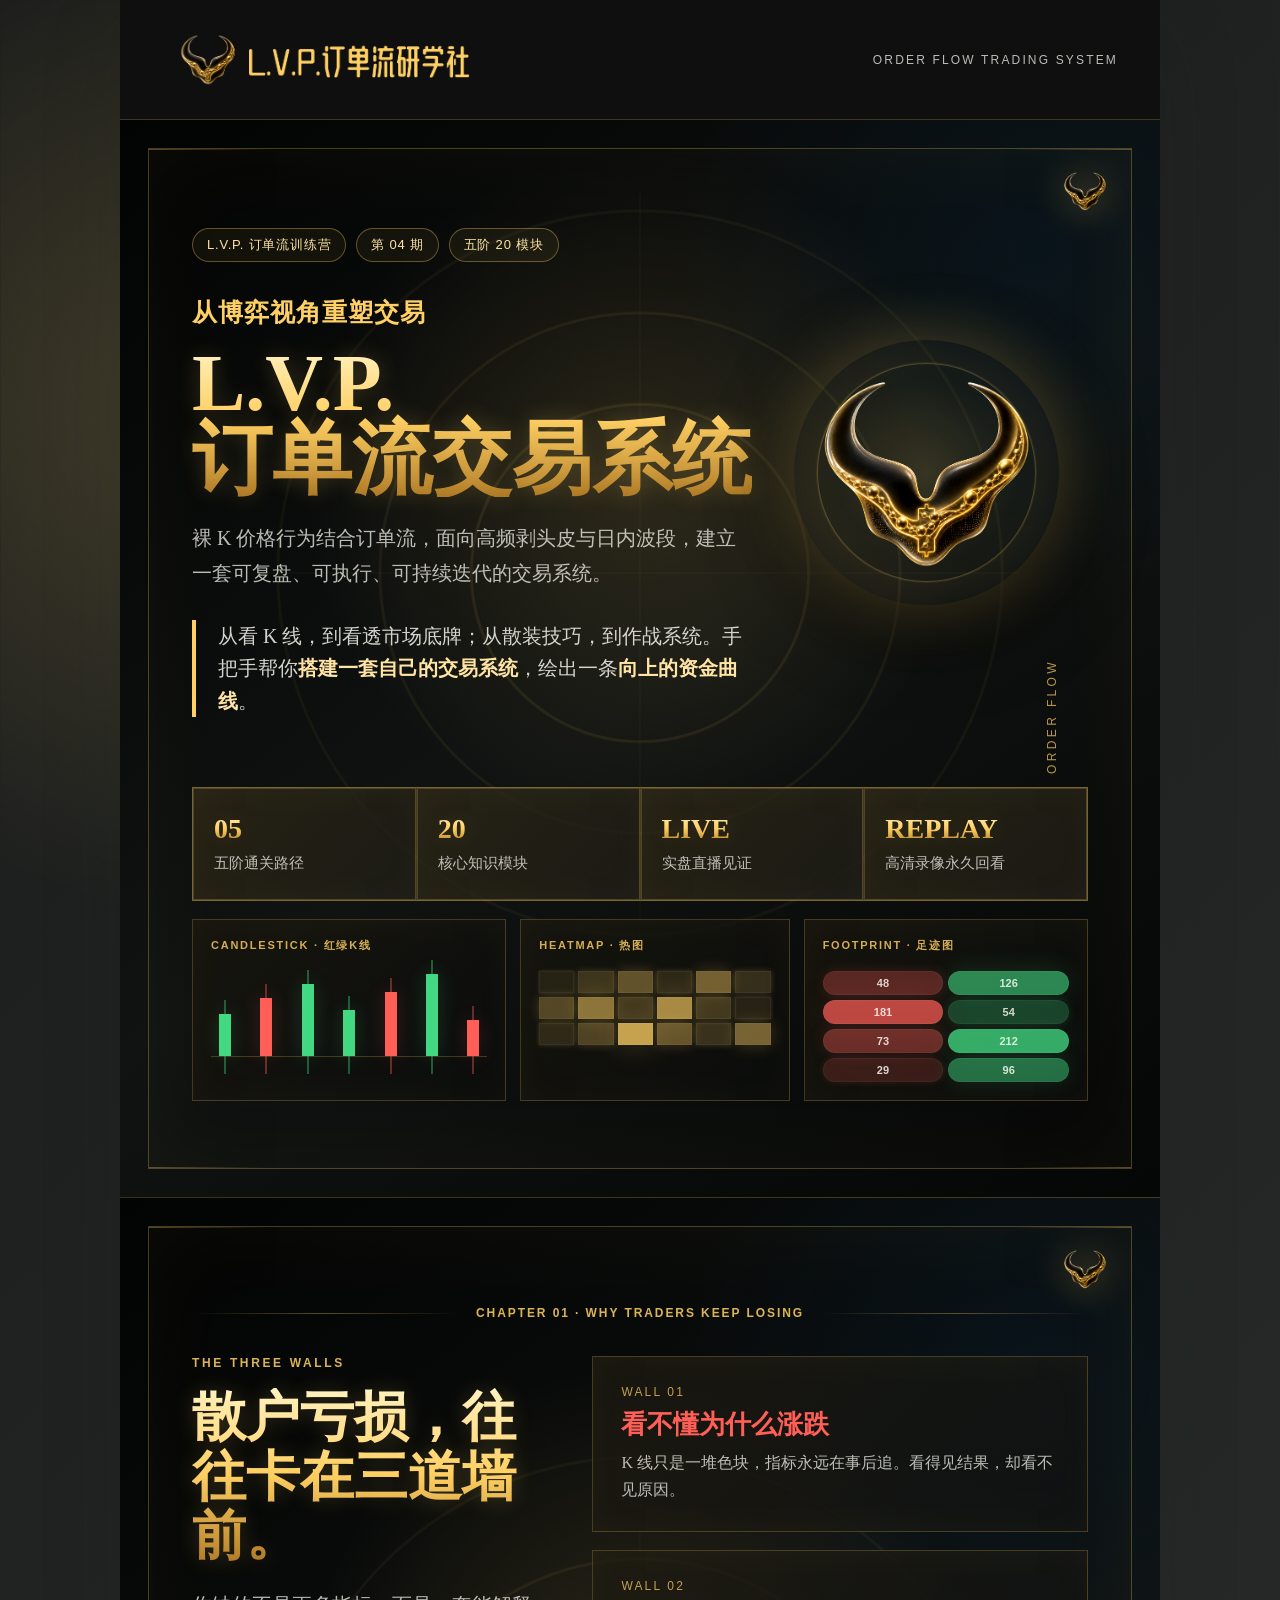
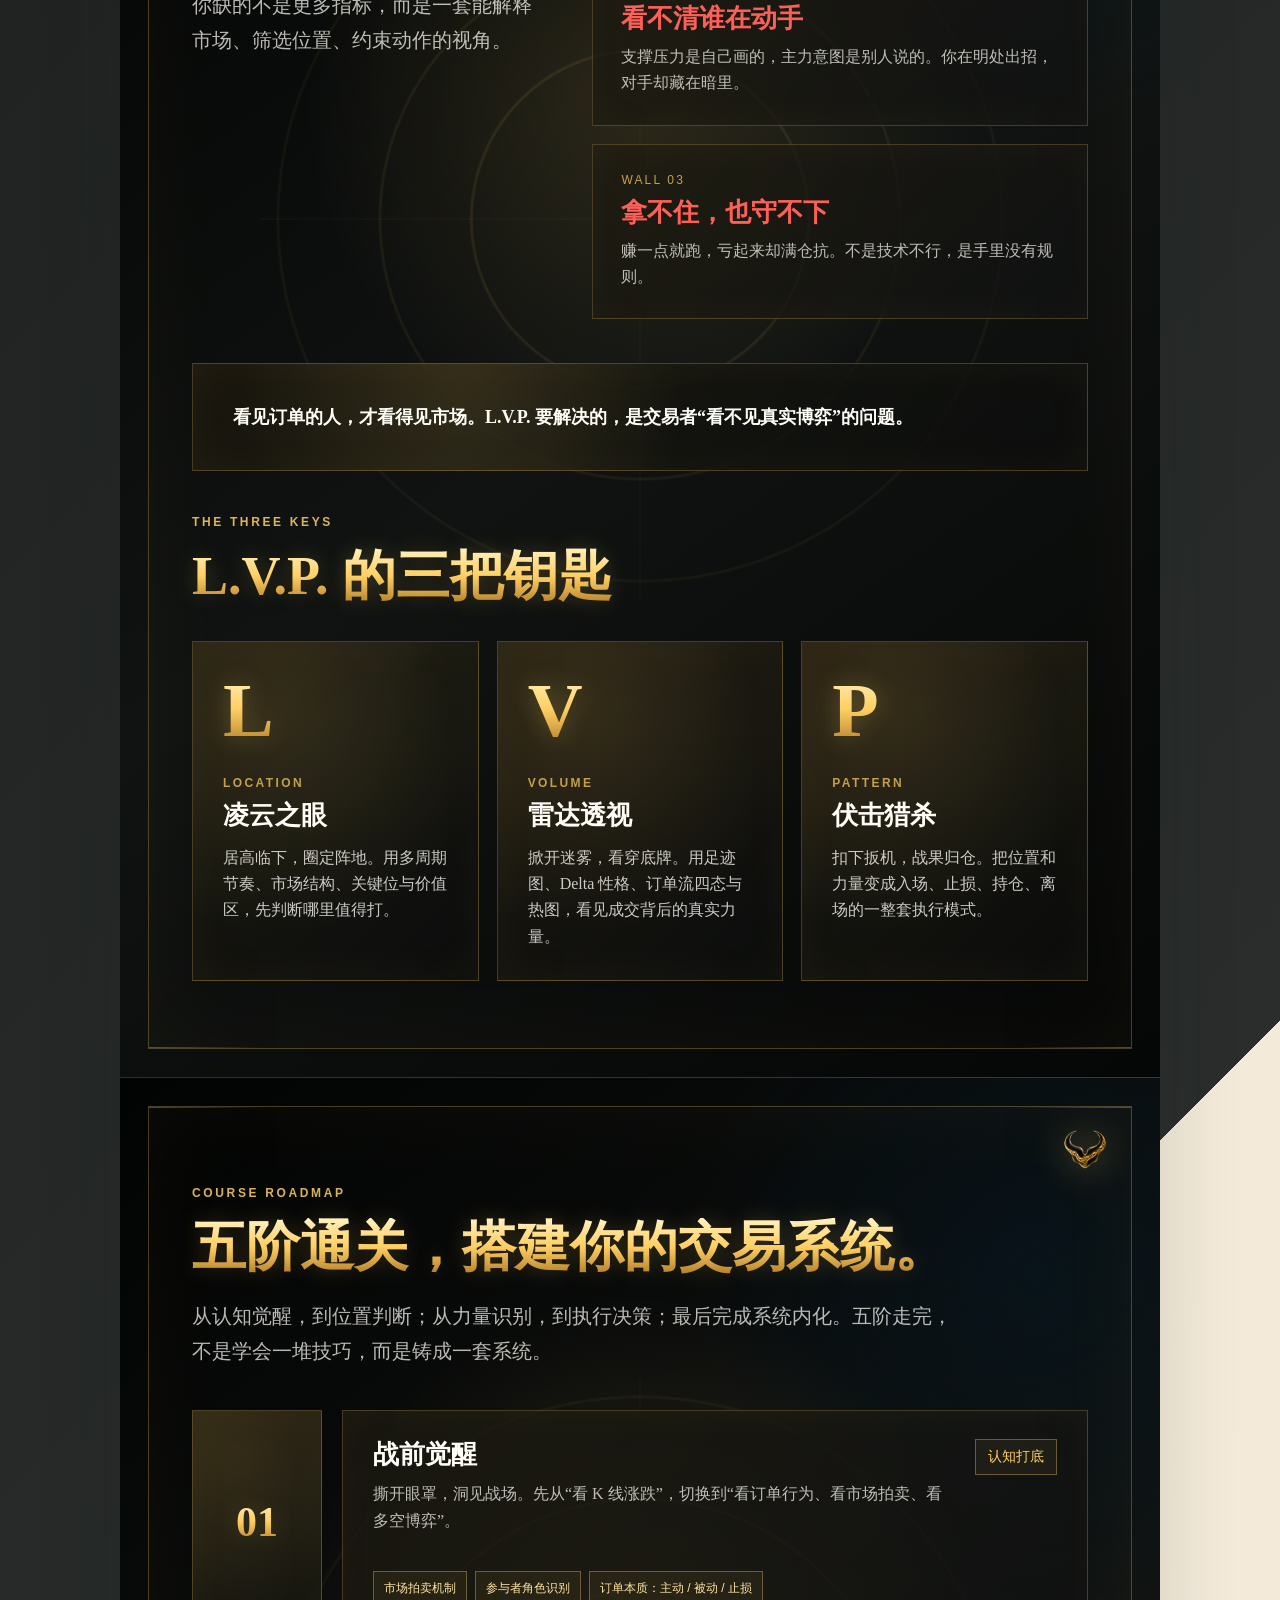
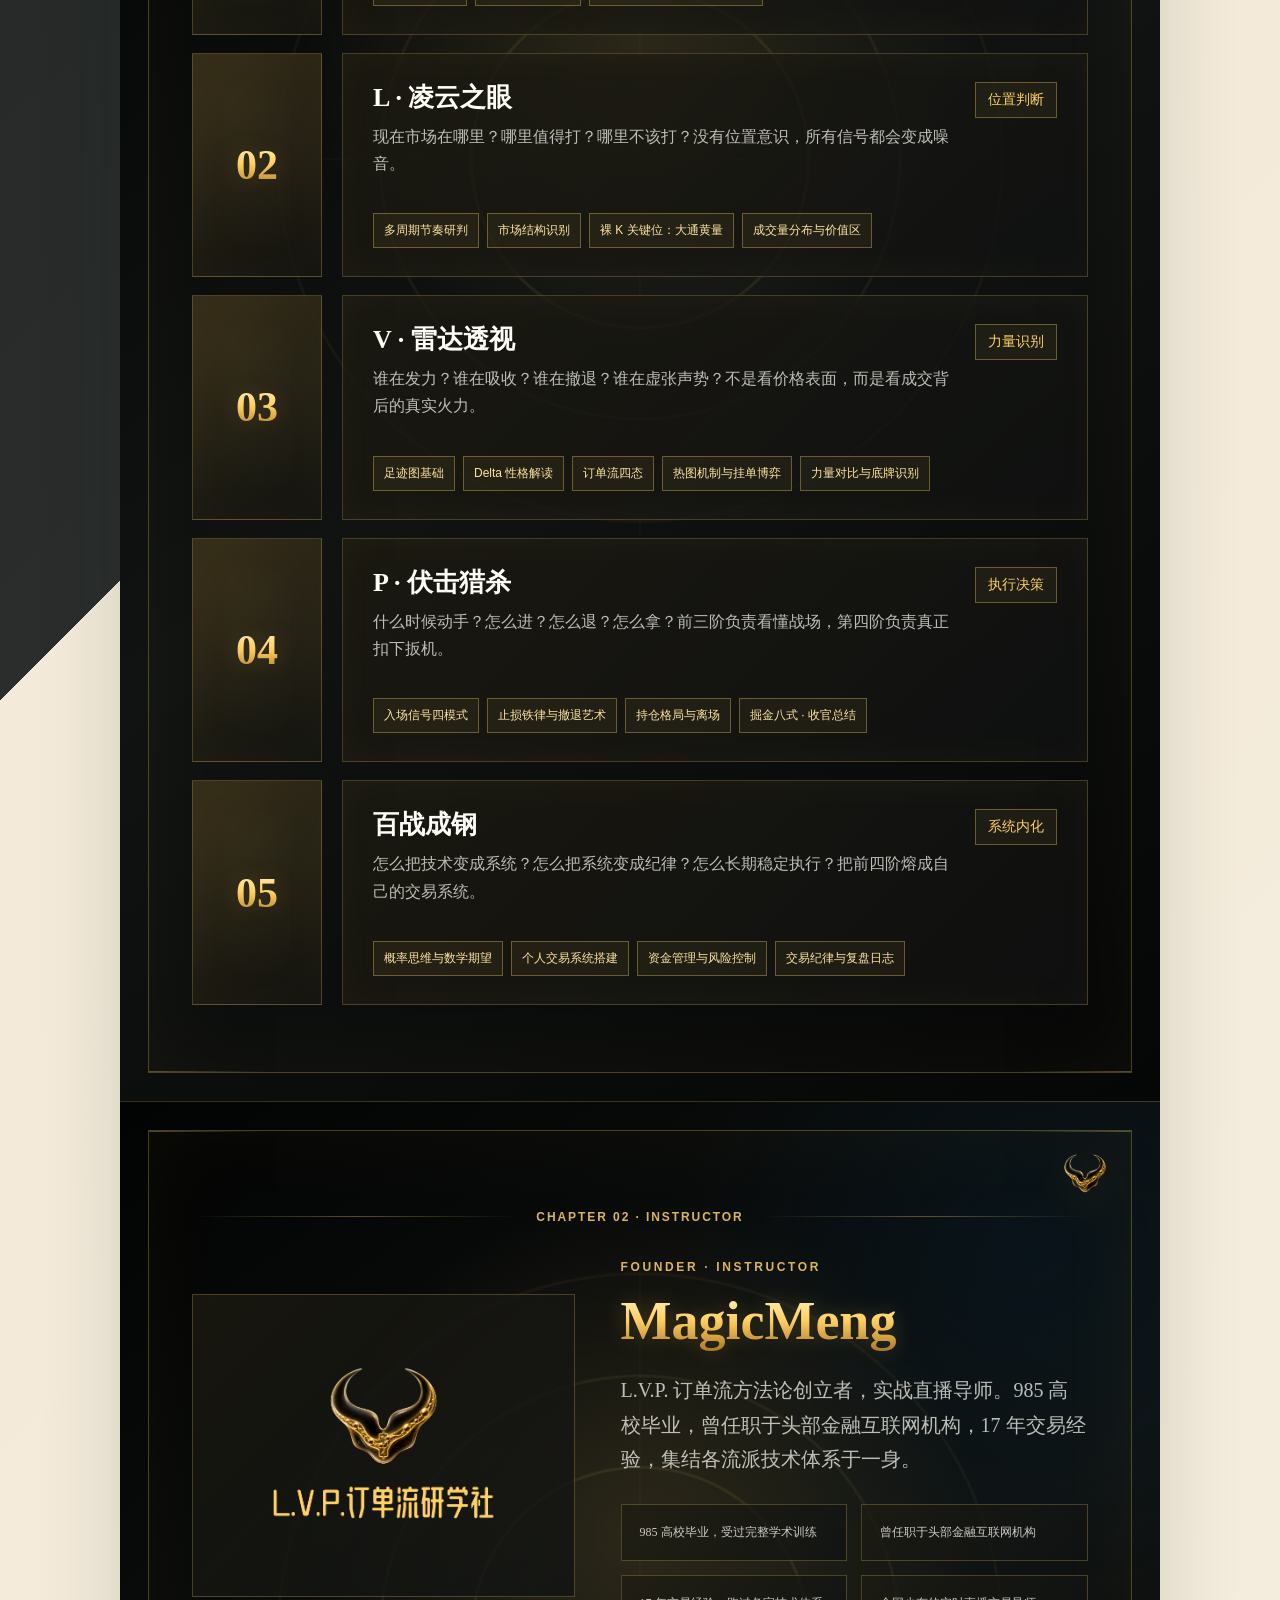
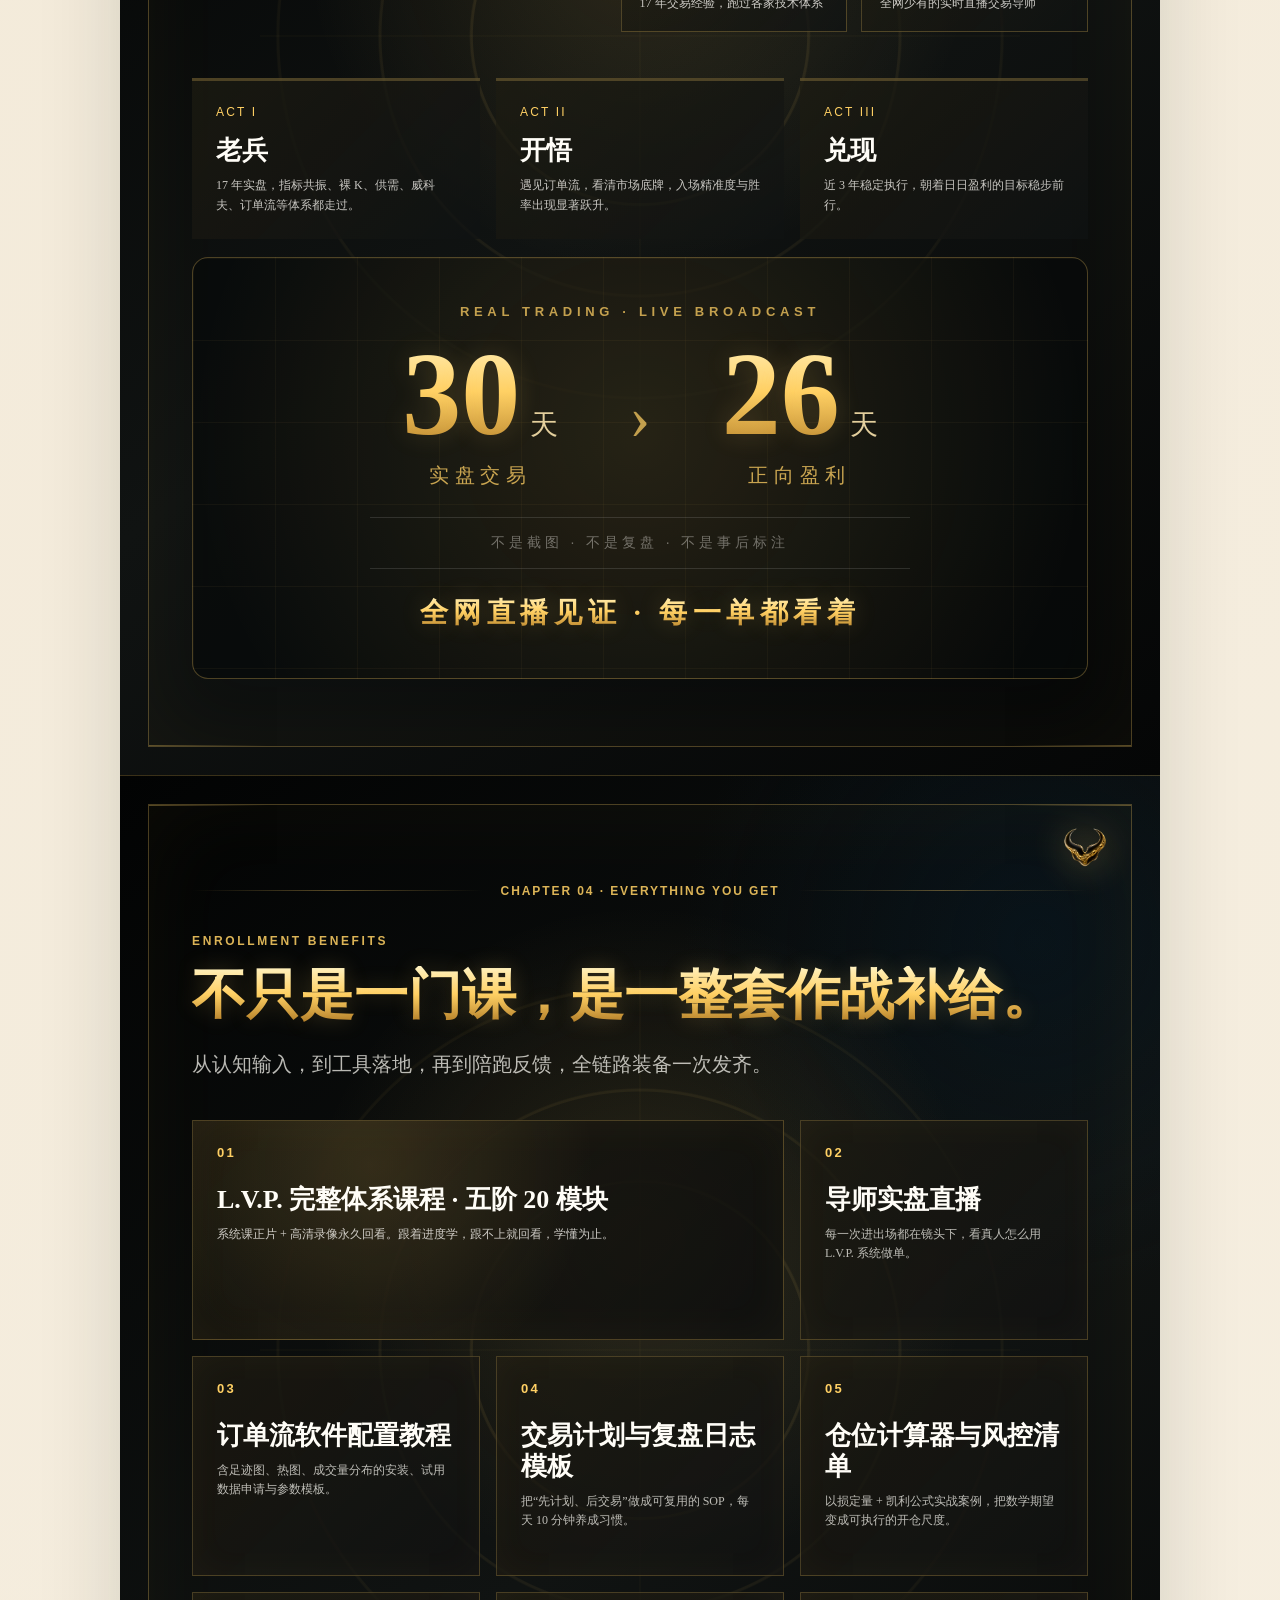
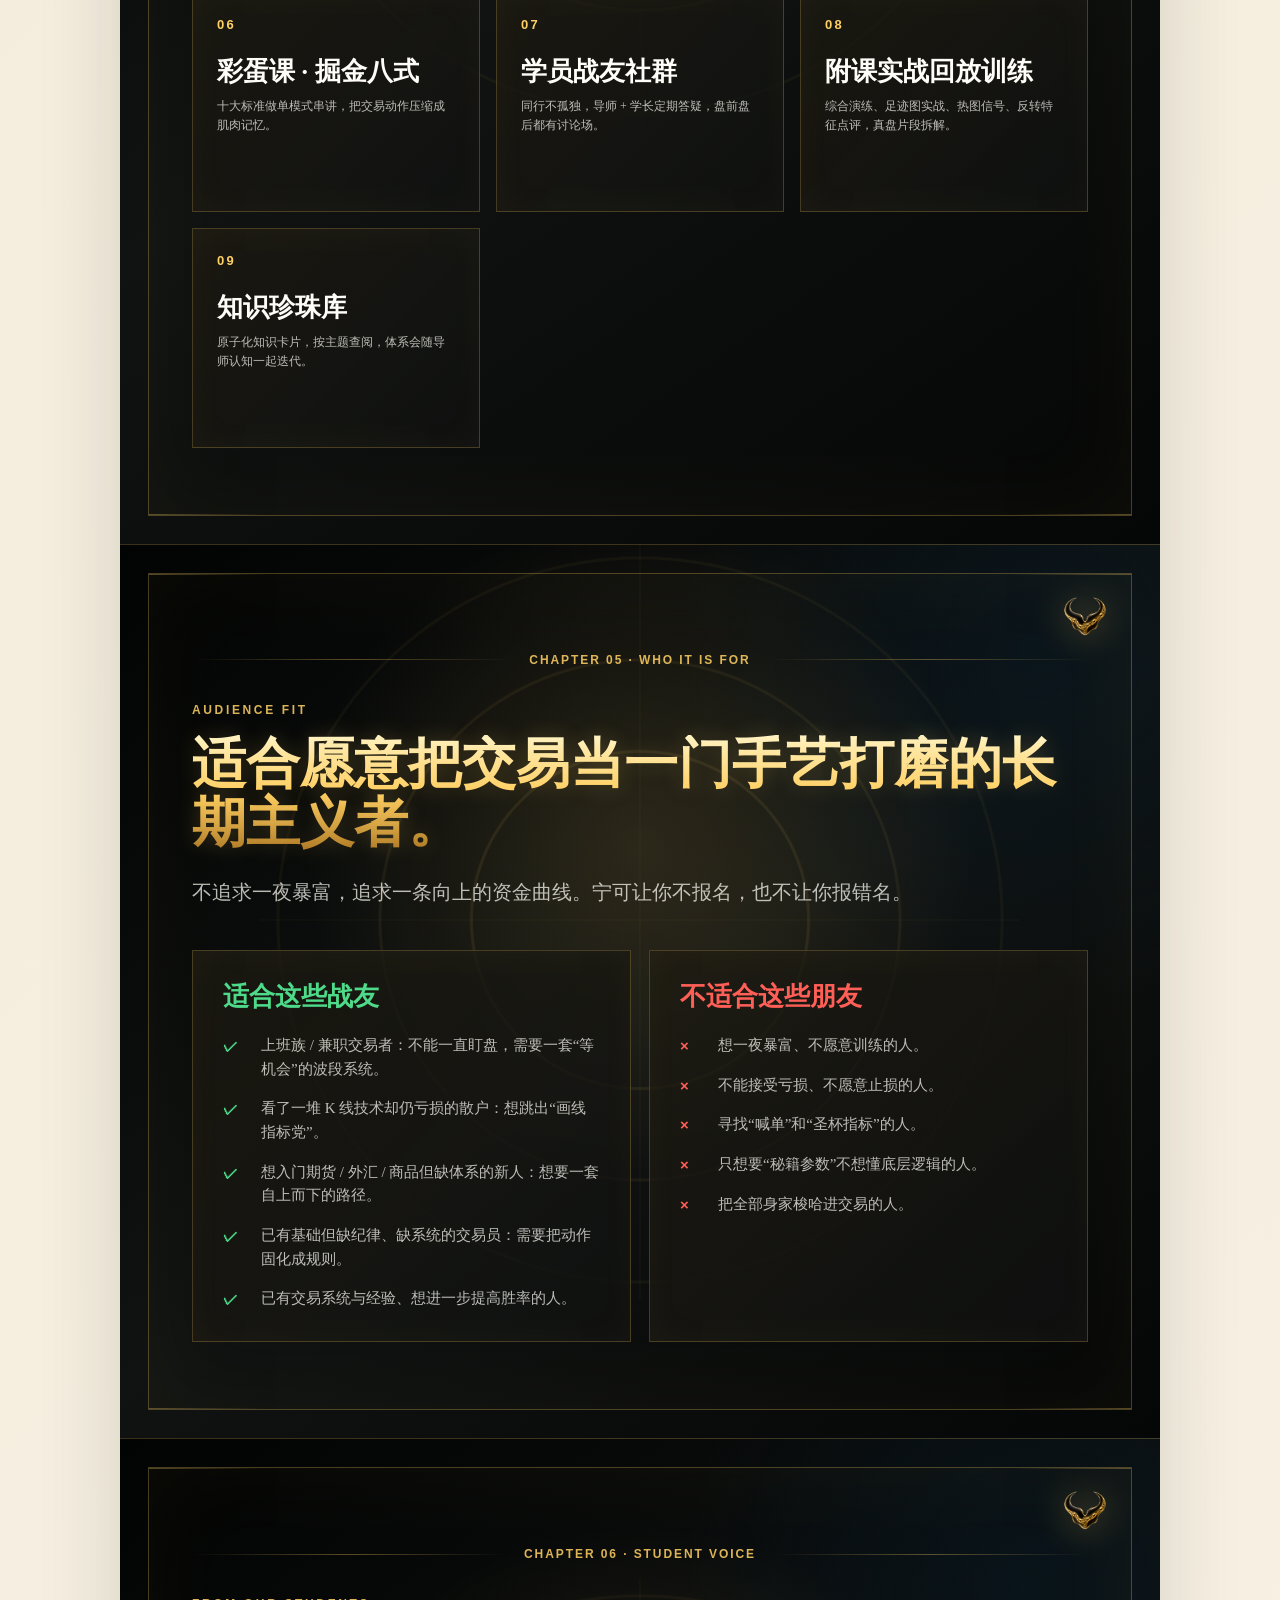
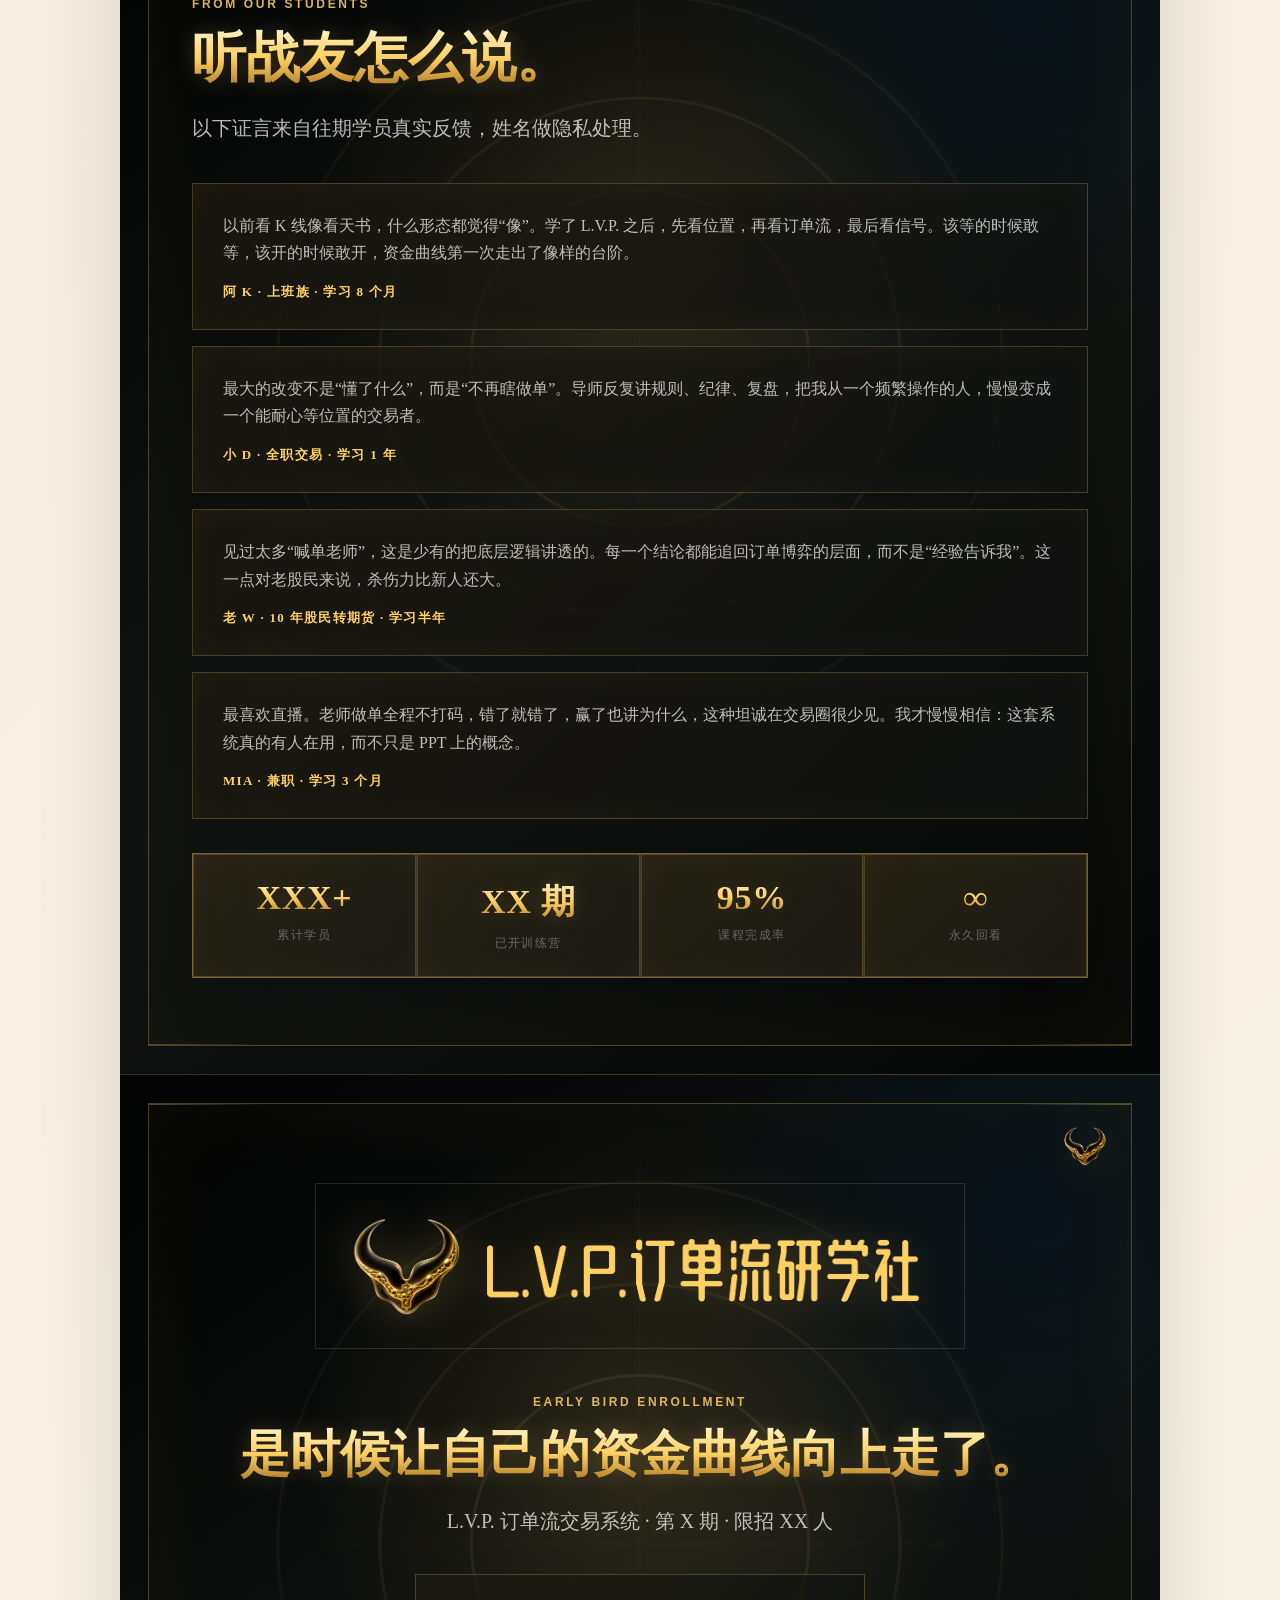
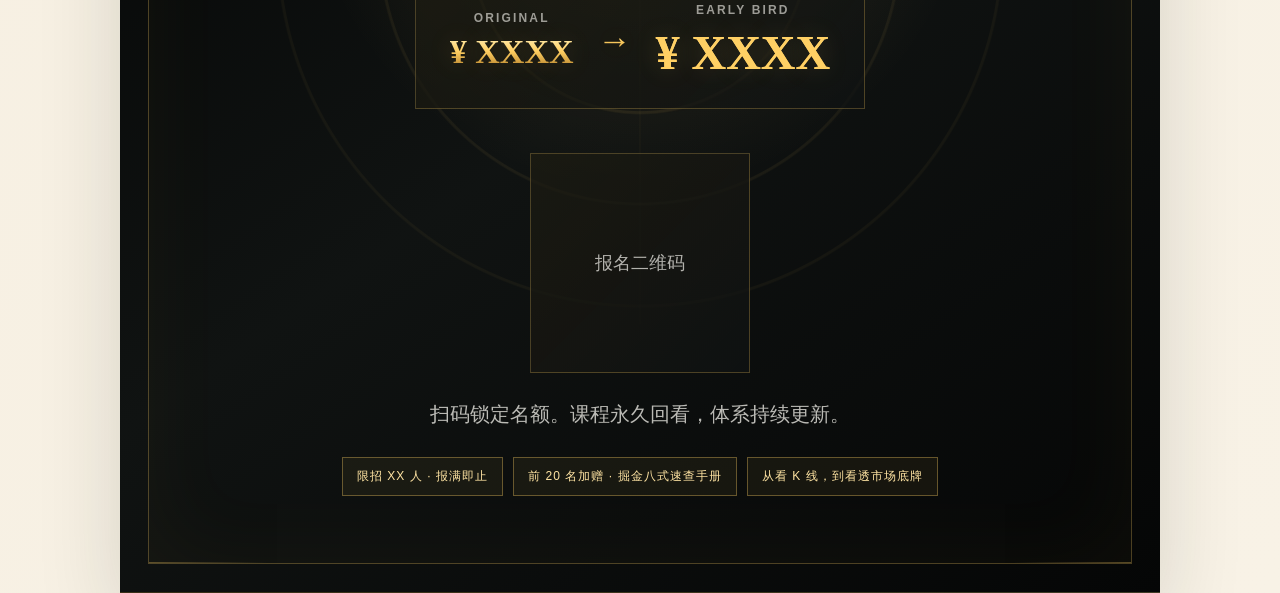
<file: LVP/index.html>
<!doctype html>
<html lang="zh-CN">
<head>
  <meta charset="utf-8">
  <meta name="viewport" content="width=device-width, initial-scale=1">
  <title>L.V.P. 订单流交易系统｜招生海报</title>
  <style>
    :root {
      --paper: #f5f1e8;
      --paper-soft: #fffaf0;
      --ink: #151716;
      --muted: #666a66;
      --line: #d7d0c2;
      --graphite: #272b2a;
      --charcoal: #111413;
      --black: #050606;
      --gold: #FFD064;
      --gold-soft: #FFE4A3;
      --trade-green: #42d982;
      --trade-red: #ff5f57;
      --serif-display: Georgia, "Times New Roman", "Songti SC", "Noto Serif SC", "Source Han Serif SC", serif;
      --sans-ui: "Avenir Next", "Helvetica Neue", sans-serif;
      --gold-gradient: linear-gradient(180deg, #fff5c8 0%, #ffd064 48%, #a97422 100%);
      --type-hero: clamp(50px, 6.6vw, 80px);
      --type-section: clamp(36px, 4.8vw, 54px);
      --type-h3: 26px;
      --type-lead: 20px;
      --type-body: 16px;
      --type-small: 12px;
      --type-audience: 15px;
      --stone: #e8e0d1;
      --white: #fffdf7;
      --shadow: 0 28px 80px rgba(24, 32, 31, .14);
    }

    * { box-sizing: border-box; }

    html {
      scroll-behavior: smooth;
      background: #1d2624;
    }

    body {
      margin: 0;
      color: var(--ink);
      font-family: "Songti SC", "Noto Serif SC", "Source Han Serif SC", "STSong", serif;
      background:
        radial-gradient(circle at 18% 4%, rgba(255, 208, 100, .18), transparent 32rem),
        linear-gradient(135deg, #1a1c1b 0%, #2a2d2c 34%, #f3ead9 34%, #f8f2e6 100%);
    }

    body::before {
      content: "";
      position: fixed;
      inset: 0;
      pointer-events: none;
      opacity: .34;
      mix-blend-mode: multiply;
      background-image:
        linear-gradient(rgba(24, 32, 31, .04) 1px, transparent 1px),
        linear-gradient(90deg, rgba(24, 32, 31, .035) 1px, transparent 1px);
      background-size: 44px 44px;
    }

    img {
      display: block;
      max-width: 100%;
    }

    .site {
      width: min(100%, 1040px);
      margin: 0 auto;
      background: var(--paper);
      box-shadow: var(--shadow);
      overflow: hidden;
    }

    .topbar {
      position: sticky;
      top: 0;
      z-index: 10;
      display: flex;
      align-items: center;
      justify-content: space-between;
      gap: 24px;
      padding: 18px 42px;
      color: var(--white);
      background: rgba(5, 6, 6, .96);
      border-bottom: 1px solid rgba(255, 208, 100, .2);
      backdrop-filter: blur(16px);
    }

    .topbar img {
      width: min(330px, 52vw);
      height: auto;
    }

    .topbar .meta {
      font-family: "Avenir Next", "Helvetica Neue", sans-serif;
      font-size: 12px;
      letter-spacing: .18em;
      text-transform: uppercase;
      color: rgba(255, 253, 247, .72);
      white-space: nowrap;
    }

    .section {
      position: relative;
      padding: 86px 72px;
      border-bottom: 1px solid rgba(24, 32, 31, .1);
    }

    .section:nth-of-type(even) {
      background:
        radial-gradient(circle at 90% 8%, rgba(255, 208, 100, .1), transparent 20rem),
        var(--paper-soft);
    }

    .section.dark {
      color: var(--white);
      background:
        radial-gradient(circle at 14% 8%, rgba(255, 208, 100, .12), transparent 22rem),
        linear-gradient(135deg, rgba(39, 43, 42, .98), rgba(5, 6, 6, .98)),
        var(--black);
    }

    .section-logo {
      position: absolute;
      top: 28px;
      right: 34px;
      width: 62px;
      height: auto;
      z-index: 2;
      opacity: .82;
      filter: drop-shadow(0 10px 20px rgba(5, 6, 6, .16));
    }

    .section.dark .section-logo {
      opacity: .96;
      filter: drop-shadow(0 10px 24px rgba(255, 208, 100, .14));
    }

    .eyebrow {
      margin: 0 0 18px;
      font-family: "Avenir Next", "Helvetica Neue", sans-serif;
      font-size: 12px;
      font-weight: 700;
      letter-spacing: .22em;
      text-transform: uppercase;
      color: #94712d;
    }

    .dark .eyebrow {
      color: var(--gold);
    }

    h1, h2, h3, p {
      margin-top: 0;
    }

    h1 {
      margin-bottom: 24px;
      font-size: var(--type-hero);
      line-height: .95;
      letter-spacing: 0;
      font-weight: 900;
    }

    h1 span {
      display: block;
    }

    .title-cn {
      white-space: nowrap;
    }

    h2 {
      margin-bottom: 22px;
      font-size: var(--type-section);
      line-height: 1.1;
      font-weight: 900;
      letter-spacing: 0;
    }

    h3 {
      margin-bottom: 10px;
      font-size: var(--type-h3);
      line-height: 1.2;
      font-weight: 800;
    }

    .lead {
      max-width: 760px;
      margin-bottom: 0;
      font-size: var(--type-lead);
      line-height: 1.72;
      color: var(--muted);
    }

    .dark .lead {
      color: rgba(255, 253, 247, .78);
    }

    .hero {
      min-height: 960px;
      display: grid;
      align-content: space-between;
      padding-top: 76px;
      background:
        radial-gradient(circle at 72% 26%, rgba(255, 208, 100, .16), transparent 26rem),
        linear-gradient(135deg, #fbf5e8 0%, #f0e7d6 58%, #ddd4c5 100%);
    }

    .hero-grid {
      display: grid;
      grid-template-columns: 1.1fr .9fr;
      align-items: center;
      gap: 42px;
    }

    .hero .badge-line {
      display: flex;
      flex-wrap: wrap;
      gap: 10px;
      margin-bottom: 34px;
      font-family: "Avenir Next", "Helvetica Neue", sans-serif;
    }

    .pill {
      display: inline-flex;
      align-items: center;
      min-height: 34px;
      padding: 7px 14px;
      border: 1px solid rgba(24, 32, 31, .16);
      border-radius: 999px;
      font-size: 13px;
      letter-spacing: .06em;
      color: var(--charcoal);
      background: rgba(255, 253, 247, .72);
    }

    .hero-copy .pretitle {
      margin-bottom: 16px;
      font-size: 25px;
      color: #635023;
      font-weight: 700;
    }

    .hero-copy .promise {
      max-width: 710px;
      margin: 30px 0 0;
      padding-left: 22px;
      border-left: 4px solid var(--gold);
      font-size: var(--type-lead);
      line-height: 1.62;
      color: #263230;
    }

    .hero-copy .promise strong {
      color: var(--charcoal);
    }

    .hero-mark {
      position: relative;
      display: grid;
      place-items: center;
      min-height: 420px;
    }

    .hero-mark::before {
      content: "";
      position: absolute;
      width: 82%;
      aspect-ratio: 1;
      border: 1px solid rgba(49, 95, 90, .2);
      border-radius: 50%;
      background: rgba(255, 253, 247, .5);
    }

    .hero-mark::after {
      content: "ORDER FLOW";
      position: absolute;
      right: 0;
      bottom: 24px;
      font-family: "Avenir Next", "Helvetica Neue", sans-serif;
      font-size: 12px;
      letter-spacing: .28em;
      color: var(--muted);
      transform: rotate(-90deg);
      transform-origin: right bottom;
    }

    .hero-mark img {
      position: relative;
      width: min(410px, 78vw);
      border-radius: 50%;
      box-shadow: 0 32px 90px rgba(24, 32, 31, .18);
    }

    .hero-footer {
      display: grid;
      grid-template-columns: repeat(4, 1fr);
      gap: 1px;
      margin-top: 70px;
      background: rgba(24, 32, 31, .14);
      border: 1px solid rgba(24, 32, 31, .14);
    }

    .hero-stat {
      min-height: 112px;
      padding: 24px 20px;
      background: rgba(255, 253, 247, .72);
    }

    .hero-stat .num {
      display: block;
      margin-bottom: 8px;
      font-family: var(--serif-display);
      font-size: 28px;
      font-weight: 900;
      color: var(--charcoal);
    }

    .hero-stat .txt {
      font-size: 17px;
      line-height: 1.42;
      color: var(--muted);
    }

    .market-visuals {
      display: grid;
      grid-template-columns: 1.05fr .9fr .95fr;
      gap: 14px;
      margin-top: 18px;
    }

    .market-widget {
      position: relative;
      min-height: 158px;
      padding: 18px;
      overflow: hidden;
      border: 1px solid rgba(255, 208, 100, .22);
      background:
        linear-gradient(135deg, rgba(255, 208, 100, .06), rgba(255, 255, 255, .02)),
        rgba(5, 6, 6, .76);
      box-shadow: inset 0 0 38px rgba(255, 208, 100, .035);
    }

    .market-widget::before {
      content: attr(data-label);
      display: block;
      margin-bottom: 18px;
      font-family: "Avenir Next", "Helvetica Neue", sans-serif;
      font-size: 11px;
      font-weight: 800;
      letter-spacing: .16em;
      text-transform: uppercase;
      color: rgba(255, 208, 100, .82);
    }

    .candles {
      display: flex;
      align-items: end;
      justify-content: space-between;
      height: 86px;
      padding: 0 8px;
      border-bottom: 1px solid rgba(255, 208, 100, .22);
    }

    .candle {
      position: relative;
      width: 12px;
      height: var(--h);
      background: var(--trade-green);
      box-shadow: 0 0 20px rgba(66, 217, 130, .2);
    }

    .candle::before {
      content: "";
      position: absolute;
      left: 50%;
      bottom: -18px;
      width: 1px;
      height: calc(var(--h) + 32px);
      transform: translateX(-50%);
      background: currentColor;
      opacity: .75;
    }

    .candle.red {
      color: var(--trade-red);
      background: var(--trade-red);
      box-shadow: 0 0 20px rgba(255, 95, 87, .18);
    }

    .candle.green {
      color: var(--trade-green);
    }

    .heatmap-grid {
      display: grid;
      grid-template-columns: repeat(6, 1fr);
      gap: 4px;
    }

    .heatmap-grid span,
    .footprint-grid span {
      min-height: 22px;
      border: 1px solid rgba(255, 255, 255, .04);
    }

    .heatmap-grid span {
      background: rgba(255, 208, 100, var(--a));
      box-shadow: 0 0 calc(var(--a) * 38px) rgba(255, 208, 100, .22);
    }

    .footprint-grid {
      display: grid;
      grid-template-columns: 1fr 1fr;
      gap: 5px;
      align-items: center;
    }

    .footprint-grid span {
      display: flex;
      align-items: center;
      justify-content: center;
      min-height: 24px;
      border-radius: 999px;
      font-family: "Avenir Next", "Helvetica Neue", sans-serif;
      font-size: 11px;
      font-weight: 800;
      color: rgba(255, 253, 247, .82);
      background: rgba(255, 255, 255, .06);
    }

    .footprint-grid .bid {
      background: rgba(255, 95, 87, var(--a));
      box-shadow: 0 0 calc(var(--a) * 44px) rgba(255, 95, 87, .16);
    }

    .footprint-grid .ask {
      background: rgba(66, 217, 130, var(--a));
      box-shadow: 0 0 calc(var(--a) * 44px) rgba(66, 217, 130, .16);
    }

    .chapter-line {
      display: flex;
      align-items: center;
      gap: 18px;
      margin-bottom: 36px;
      font-family: "Avenir Next", "Helvetica Neue", sans-serif;
      color: var(--muted);
      letter-spacing: .16em;
      text-transform: uppercase;
      font-size: 12px;
      font-weight: 700;
    }

    .chapter-line::before,
    .chapter-line::after {
      content: "";
      height: 1px;
      flex: 1;
      background: var(--line);
    }

    .dark .chapter-line {
      color: rgba(255, 253, 247, .64);
    }

    .dark .chapter-line::before,
    .dark .chapter-line::after {
      background: rgba(255, 253, 247, .2);
    }

    .split {
      display: grid;
      grid-template-columns: .82fr 1.18fr;
      gap: 56px;
      align-items: start;
    }

    .stack {
      display: grid;
      gap: 18px;
    }

    .panel {
      padding: 28px;
      border: 1px solid rgba(24, 32, 31, .12);
      background: rgba(255, 253, 247, .62);
    }

    .dark .panel {
      border-color: rgba(255, 253, 247, .14);
      background: rgba(255, 253, 247, .06);
    }

    .panel .kicker {
      margin-bottom: 10px;
      font-family: var(--sans-ui);
      font-size: 12px;
      font-weight: 500;
      letter-spacing: .18em;
      color: #94712d;
    }

    .panel p {
      margin-bottom: 0;
      font-size: var(--type-body);
      line-height: 1.64;
      color: var(--muted);
    }

    .dark .panel p {
      color: rgba(255, 253, 247, .76);
    }

    .bridge-copy {
      margin: 44px 0;
      padding: 40px;
      color: var(--white);
      background:
        linear-gradient(135deg, rgba(255, 208, 100, .12), transparent 55%),
        var(--charcoal);
    }

    .bridge-copy p {
      margin: 0;
      font-size: 18px;
      line-height: 1.45;
      font-weight: 700;
    }

    .keys {
      display: grid;
      grid-template-columns: repeat(3, 1fr);
      gap: 18px;
      margin-top: 34px;
    }

    .key {
      min-height: 320px;
      padding: 30px;
      color: var(--white);
      background: var(--charcoal);
    }

    .key:nth-child(2) {
      background: #272b2a;
    }

    .key:nth-child(3) {
      background: #3a3326;
    }

    .key .letter {
      margin-bottom: 28px;
      font-family: var(--serif-display);
      font-size: 76px;
      line-height: 1;
      font-weight: 900;
      color: rgba(255, 253, 247, .92);
    }

    .key .en {
      margin-bottom: 10px;
      font-family: var(--sans-ui);
      font-size: 12px;
      font-weight: 800;
      letter-spacing: .2em;
      color: rgba(255, 253, 247, .62);
    }

    .key p {
      margin: 14px 0 0;
      font-size: var(--type-body);
      line-height: 1.64;
      color: rgba(255, 253, 247, .78);
    }

    .roadmap {
      display: grid;
      gap: 18px;
      margin-top: 42px;
    }

    .stage {
      display: grid;
      grid-template-columns: 130px 1fr;
      gap: 20px;
      align-items: stretch;
    }

    .stage-no {
      display: grid;
      place-items: center;
      min-height: 168px;
      color: var(--white);
      background:
        linear-gradient(135deg, rgba(255, 208, 100, .18), transparent),
        var(--charcoal);
      font-family: var(--serif-display);
      font-size: 42px;
      font-weight: 900;
    }

    .stage-no span {
      display: inline-block;
    }

    .stage-body {
      padding: 28px 30px;
      border: 1px solid rgba(24, 32, 31, .12);
      background: rgba(255, 253, 247, .66);
    }

    .stage-top {
      display: flex;
      justify-content: space-between;
      gap: 24px;
      margin-bottom: 16px;
    }

    .stage-role {
      align-self: start;
      padding: 8px 12px;
      border: 1px solid rgba(255, 208, 100, .34);
      font-size: 14px;
      color: #6d5725;
      white-space: nowrap;
    }

    .stage-body p {
      margin-bottom: 18px;
      font-size: var(--type-body);
      line-height: 1.7;
      color: var(--muted);
    }

    .modules {
      display: flex;
      flex-wrap: wrap;
      gap: 8px;
      margin-top: 18px;
    }

    .modules span {
      padding: 8px 10px;
      border: 1px solid rgba(24, 32, 31, .12);
      font-family: "Avenir Next", "Helvetica Neue", sans-serif;
      font-size: 13px;
      color: #35413f;
      background: rgba(232, 224, 209, .54);
    }

    .teacher-layout {
      display: grid;
      grid-template-columns: .9fr 1.1fr;
      gap: 46px;
      align-items: center;
    }

    .teacher-emblem {
      padding: 28px;
      border: 1px solid rgba(255, 253, 247, .16);
      background: rgba(255, 253, 247, .05);
    }

    .teacher-emblem img {
      width: 100%;
    }

    .identity-grid {
      display: grid;
      grid-template-columns: repeat(2, 1fr);
      gap: 14px;
      margin-top: 28px;
    }

    .identity {
      padding: 18px;
      border: 1px solid rgba(255, 253, 247, .14);
      font-size: var(--type-small);
      line-height: 1.55;
      color: rgba(255, 253, 247, .78);
    }

    .acts {
      display: grid;
      grid-template-columns: repeat(3, 1fr);
      gap: 16px;
      margin-top: 46px;
    }

    .act {
      padding: 24px;
      border-top: 3px solid var(--gold);
      background: rgba(255, 253, 247, .07);
    }

    .act .label {
      margin-bottom: 16px;
      font-family: "Avenir Next", "Helvetica Neue", sans-serif;
      font-size: 12px;
      letter-spacing: .18em;
      color: var(--gold);
    }

    .act p {
      margin-bottom: 0;
      font-size: var(--type-small);
      line-height: 1.65;
      color: rgba(255, 253, 247, .76);
    }

    .live-proof {
      margin-top: 18px;
      padding: 46px 48px;
      border: 1px solid rgba(255, 253, 247, .14);
      border-radius: 16px;
      text-align: center;
      background:
        linear-gradient(rgba(255, 208, 100, .045) 1px, transparent 1px),
        linear-gradient(90deg, rgba(255, 208, 100, .04) 1px, transparent 1px),
        radial-gradient(circle at 50% 42%, rgba(255, 208, 100, .12), transparent 28rem),
        rgba(255, 253, 247, .06);
      background-size: 82px 82px, 82px 82px, auto, auto;
    }

    .proof-label {
      margin-bottom: 26px;
      font-family: var(--sans-ui);
      font-size: 13px;
      font-weight: 800;
      letter-spacing: .36em;
      text-transform: uppercase;
      color: rgba(255, 208, 100, .74);
    }

    .proof-metrics {
      display: flex;
      align-items: center;
      justify-content: center;
      gap: 54px;
      margin-bottom: 28px;
      font-family: var(--serif-display);
    }

    .proof-metric {
      min-width: 190px;
    }

    .proof-number {
      font-family: var(--serif-display);
      font-weight: 900;
      font-size: clamp(72px, 11vw, 118px);
      line-height: .85;
    }

    .proof-day {
      margin-left: 10px;
      font-size: 28px;
      color: rgba(255, 232, 177, .88);
    }

    .proof-caption {
      display: block;
      margin-top: 16px;
      font-size: 20px;
      letter-spacing: .28em;
      color: rgba(255, 208, 100, .76);
    }

    .proof-arrow {
      font-family: var(--serif-display);
      font-size: 64px;
      line-height: 1;
      color: rgba(255, 208, 100, .72);
    }

    .proof-sub {
      width: min(540px, 90%);
      margin: 0 auto 24px;
      padding: 16px 0;
      border-top: 1px solid rgba(255, 255, 255, .12);
      border-bottom: 1px solid rgba(255, 255, 255, .12);
      font-family: var(--sans-ui);
      font-size: 14px;
      letter-spacing: .28em;
      color: rgba(255, 253, 247, .38);
    }

    .proof-line {
      margin: 0;
      font-size: 28px;
      line-height: 1.4;
      font-weight: 900;
      letter-spacing: .2em;
    }

    .benefit-grid {
      display: grid;
      grid-template-columns: repeat(3, 1fr);
      gap: 16px;
      margin-top: 38px;
    }

    .benefit {
      min-height: 220px;
      padding: 24px;
      border: 1px solid rgba(24, 32, 31, .12);
      background: rgba(255, 253, 247, .68);
    }

    .benefit.featured {
      grid-column: span 2;
      color: var(--white);
      background:
        linear-gradient(135deg, rgba(255, 208, 100, .14), transparent 55%),
        var(--charcoal);
    }

    .benefit .num {
      margin-bottom: 24px;
      font-family: "Avenir Next", "Helvetica Neue", sans-serif;
      font-size: 13px;
      font-weight: 800;
      letter-spacing: .18em;
      color: #94712d;
    }

    .benefit.featured .num {
      color: var(--gold);
    }

    .benefit p {
      margin-bottom: 0;
      font-size: var(--type-small);
      line-height: 1.62;
      color: var(--muted);
    }

    .benefit.featured p {
      color: rgba(255, 253, 247, .78);
    }

    .audience-cols {
      display: grid;
      grid-template-columns: repeat(2, 1fr);
      gap: 18px;
      margin-top: 40px;
    }

    .audience-col {
      padding: 30px;
      border: 1px solid rgba(24, 32, 31, .12);
      background: rgba(255, 253, 247, .68);
    }

    .audience-col.no {
      background: rgba(232, 224, 209, .58);
    }

    .audience-list {
      display: grid;
      gap: 16px;
      margin-top: 22px;
    }

    .audience-item {
      display: grid;
      grid-template-columns: 26px 1fr;
      gap: 12px;
      font-size: var(--type-audience);
      line-height: 1.58;
      color: var(--muted);
    }

    .audience-item .mark {
      font-family: "Avenir Next", "Helvetica Neue", sans-serif;
      font-weight: 800;
      color: #6d5725;
    }

    .audience-col.no .mark {
      color: #8f5b42;
    }

    .quote-list {
      display: grid;
      gap: 16px;
      margin-top: 38px;
    }

    .quote {
      padding: 28px 30px;
      border-left: 5px solid var(--gold);
      background: rgba(255, 253, 247, .68);
    }

    .quote p {
      margin-bottom: 16px;
      font-size: 20px;
      line-height: 1.72;
      color: #34403e;
    }

    .quote .by {
      font-family: var(--serif-display);
      font-size: 13px;
      font-weight: 800;
      letter-spacing: .1em;
      color: #94712d;
      text-transform: uppercase;
    }

    .stats-row {
      display: grid;
      grid-template-columns: repeat(4, 1fr);
      gap: 1px;
      margin-top: 34px;
      background: rgba(24, 32, 31, .14);
      border: 1px solid rgba(24, 32, 31, .14);
    }

    .stat-box {
      padding: 24px 16px;
      text-align: center;
      background: rgba(255, 253, 247, .68);
    }

    .stat-box strong {
      display: block;
      margin-bottom: 8px;
      font-family: var(--serif-display);
      font-size: 34px;
      font-weight: 900;
      letter-spacing: .02em;
      color: var(--charcoal);
    }

    .stat-box span {
      font-size: 14px;
      letter-spacing: .12em;
      color: var(--muted);
    }

    .cta {
      text-align: center;
      padding-bottom: 72px;
    }

    .cta h2 {
      font-size: 50px;
    }

    .cta .logo-final {
      width: min(650px, 92%);
      margin: 0 auto 46px;
      border: 1px solid rgba(255, 253, 247, .12);
    }

    .price {
      display: inline-grid;
      grid-template-columns: auto auto auto;
      gap: 24px;
      align-items: center;
      margin: 36px auto;
      padding: 28px 34px;
      border: 1px solid rgba(255, 253, 247, .14);
      background: rgba(255, 253, 247, .07);
    }

    .price .label {
      margin-bottom: 8px;
      font-family: "Avenir Next", "Helvetica Neue", sans-serif;
      font-size: 12px;
      font-weight: 800;
      letter-spacing: .18em;
      color: rgba(255, 253, 247, .58);
    }

    .price .value {
      font-family: var(--serif-display);
      font-size: 34px;
      font-weight: 900;
      color: var(--white);
    }

    .price .now .value {
      color: var(--gold);
      font-size: 48px;
    }

    .qr {
      width: 220px;
      height: 220px;
      display: grid;
      place-items: center;
      margin: 8px auto 24px;
      color: rgba(255, 253, 247, .68);
      border: 1px solid rgba(255, 253, 247, .32);
      background:
        linear-gradient(45deg, rgba(255,255,255,.08) 25%, transparent 25%),
        linear-gradient(-45deg, rgba(255,255,255,.08) 25%, transparent 25%),
        rgba(255, 253, 247, .06);
      background-size: 18px 18px;
      font-size: 18px;
    }

    .guarantees {
      display: flex;
      flex-wrap: wrap;
      justify-content: center;
      gap: 10px;
      margin-top: 26px;
      font-family: "Avenir Next", "Helvetica Neue", sans-serif;
      font-size: 13px;
      letter-spacing: .08em;
      color: rgba(255, 253, 247, .74);
    }

    .guarantees span {
      padding: 10px 14px;
      border: 1px solid rgba(255, 253, 247, .14);
      background: rgba(255, 253, 247, .05);
    }

    .section {
      isolation: isolate;
      color: var(--white);
      overflow: hidden;
      padding: 108px 72px 96px;
      border-bottom: 1px solid rgba(255, 208, 100, .22);
      background:
        radial-gradient(circle at 50% 34%, rgba(255, 208, 100, .13), transparent 21rem),
        radial-gradient(circle at 88% 12%, rgba(4, 26, 42, .42), transparent 22rem),
        linear-gradient(145deg, #020303 0%, #101312 52%, #050606 100%);
    }

    .section:nth-of-type(even),
    .section.dark,
    .hero {
      background:
        radial-gradient(circle at 50% 34%, rgba(255, 208, 100, .13), transparent 21rem),
        radial-gradient(circle at 88% 12%, rgba(4, 26, 42, .42), transparent 22rem),
        linear-gradient(145deg, #020303 0%, #101312 52%, #050606 100%);
    }

    .section > * {
      position: relative;
      z-index: 1;
    }

    .section::before {
      content: "";
      position: absolute;
      inset: 28px;
      z-index: 0;
      pointer-events: none;
      border: 1px solid rgba(255, 208, 100, .28);
      background:
        linear-gradient(90deg, rgba(255, 208, 100, .32), transparent 12%, transparent 88%, rgba(255, 208, 100, .32)) top / 100% 1px no-repeat,
        linear-gradient(90deg, rgba(255, 208, 100, .32), transparent 12%, transparent 88%, rgba(255, 208, 100, .32)) bottom / 100% 1px no-repeat;
      box-shadow: inset 0 0 90px rgba(255, 208, 100, .045);
    }

    .section::after {
      content: "";
      position: absolute;
      left: 50%;
      top: 42%;
      width: min(760px, 86%);
      aspect-ratio: 1;
      z-index: 0;
      pointer-events: none;
      opacity: .36;
      transform: translate(-50%, -50%);
      background:
        radial-gradient(circle, transparent 0 31%, rgba(255, 208, 100, .22) 31.2% 31.5%, transparent 31.8% 48%, rgba(255, 208, 100, .17) 48.2% 48.5%, transparent 48.8% 67%, rgba(255, 208, 100, .12) 67.2% 67.5%, transparent 67.8%),
        linear-gradient(90deg, transparent 49.9%, rgba(255, 208, 100, .18) 50%, transparent 50.1%),
        linear-gradient(0deg, transparent 49.9%, rgba(255, 208, 100, .18) 50%, transparent 50.1%);
    }

    .section-logo {
      position: absolute;
      top: 44px;
      right: 48px;
      width: 54px;
      z-index: 3;
      opacity: .95;
      filter: drop-shadow(0 0 18px rgba(255, 208, 100, .42));
    }

    .section .eyebrow,
    .section .chapter-line,
    .dark .chapter-line {
      color: rgba(255, 208, 100, .86);
    }

    .chapter-line::before,
    .chapter-line::after,
    .dark .chapter-line::before,
    .dark .chapter-line::after {
      background: linear-gradient(90deg, transparent, rgba(255, 208, 100, .34), transparent);
    }

    h1,
    h2,
    .hero-stat .num,
    .key .letter,
    .stage-no span,
    .stat-box strong,
    .price .value,
    .proof-number,
    .proof-line {
      background: var(--gold-gradient);
      -webkit-background-clip: text;
      background-clip: text;
      color: transparent;
      text-shadow: 0 0 26px rgba(255, 208, 100, .18);
    }

    h1,
    h2 {
      text-shadow: 0 0 22px rgba(255, 208, 100, .22);
    }

    h3 {
      color: var(--white);
    }

    .lead,
    .dark .lead,
    .hero-stat .txt,
    .stage-body p,
    .benefit p,
    .quote p,
    .audience-item,
    .panel p {
      color: rgba(255, 253, 247, .72);
    }

    .hero-copy .pretitle {
      color: var(--gold);
      letter-spacing: .04em;
    }

    .hero-copy .promise {
      color: rgba(255, 253, 247, .82);
      border-left-color: var(--gold);
    }

    .hero-copy .promise strong {
      color: var(--gold-soft);
    }

    .pill,
    .modules span,
    .stage-role,
    .guarantees span {
      color: var(--gold-soft);
      border-color: rgba(255, 208, 100, .34);
      background: rgba(255, 208, 100, .055);
    }

    .hero-mark::before {
      border-color: rgba(255, 208, 100, .24);
      background:
        radial-gradient(circle, rgba(255, 208, 100, .12), transparent 60%),
        rgba(255, 208, 100, .035);
      box-shadow:
        0 0 0 1px rgba(255, 208, 100, .08),
        0 0 90px rgba(255, 208, 100, .15);
    }

    .hero-mark::after {
      color: rgba(255, 208, 100, .7);
    }

    .hero-mark img {
      box-shadow:
        0 0 70px rgba(255, 208, 100, .24),
        0 24px 80px rgba(0, 0, 0, .72);
    }

    .hero-footer,
    .stats-row {
      background: rgba(255, 208, 100, .22);
      border-color: rgba(255, 208, 100, .28);
    }

    .hero-stat,
    .stat-box,
    .panel,
    .stage-body,
    .benefit,
    .audience-col,
    .audience-col.no,
    .quote {
      border: 1px solid rgba(255, 208, 100, .22);
      background:
        linear-gradient(135deg, rgba(255, 208, 100, .065), rgba(255, 255, 255, .025)),
        rgba(8, 10, 10, .76);
      box-shadow: inset 0 0 36px rgba(255, 208, 100, .035);
    }

    .benefit .num,
    .quote .by,
    .audience-item .mark,
    .audience-col.no .mark,
    .stage-role {
      color: var(--gold);
    }

    .panel .kicker {
      color: rgba(255, 208, 100, .74);
    }

    .audience-col:not(.no) h3,
    .audience-col:not(.no) .audience-item .mark {
      color: #4edb89;
    }

    .audience-col.no h3,
    .audience-col.no .audience-item .mark,
    .split .stack .panel h3 {
      color: var(--trade-red);
    }

    .bridge-copy,
    .key,
    .key:nth-child(2),
    .key:nth-child(3),
    .stage-no,
    .benefit.featured {
      border: 1px solid rgba(255, 208, 100, .24);
      background:
        radial-gradient(circle at 30% 20%, rgba(255, 208, 100, .13), transparent 14rem),
        linear-gradient(135deg, rgba(255, 208, 100, .08), rgba(255, 255, 255, .025)),
        rgba(5, 6, 6, .84);
      box-shadow: inset 0 0 46px rgba(255, 208, 100, .045);
    }

    .key .letter {
      text-shadow: 0 0 24px rgba(255, 208, 100, .28);
    }

    .key .en {
      color: rgba(255, 208, 100, .72);
    }

    .teacher-emblem,
    .identity,
    .act,
    .live-proof,
    .price,
    .qr {
      border-color: rgba(255, 208, 100, .24);
      background:
        linear-gradient(135deg, rgba(255, 208, 100, .065), rgba(255, 255, 255, .025)),
        rgba(8, 10, 10, .72);
    }

    .logo-final {
      filter: drop-shadow(0 0 22px rgba(255, 208, 100, .22));
    }

    .hero-stat .txt {
      font-size: 15px;
    }

    .stat-box span,
    .modules span,
    .guarantees span {
      font-size: var(--type-small);
    }

    .quote p {
      font-size: var(--type-body);
    }

    .live-proof {
      border-color: rgba(255, 208, 100, .28);
      background:
        linear-gradient(rgba(255, 208, 100, .045) 1px, transparent 1px),
        linear-gradient(90deg, rgba(255, 208, 100, .04) 1px, transparent 1px),
        radial-gradient(circle at 50% 42%, rgba(255, 208, 100, .12), transparent 28rem),
        rgba(8, 10, 10, .72);
      background-size: 82px 82px, 82px 82px, auto, auto;
    }

    @media (max-width: 820px) {
      .site {
        width: 100%;
        max-width: 100vw;
        overflow: hidden;
      }

      body {
        overflow-x: hidden;
      }

      .topbar {
        position: static;
        padding: 16px 22px;
      }

      .topbar .meta {
        display: none;
      }

      .section {
        width: 100vw;
        max-width: 100vw;
        padding: 62px 24px;
      }

      .section::before {
        inset: 14px;
      }

      .section::after {
        top: 38%;
        width: 520px;
        max-width: none;
        opacity: .24;
      }

      .section-logo {
        top: 22px;
        right: 22px;
        width: 36px;
        z-index: 2;
        opacity: .82;
      }

      .chapter-line {
        gap: 10px;
        padding-right: 50px;
        margin-bottom: 28px;
        font-size: 10px;
        letter-spacing: .12em;
      }

      .hero {
        min-height: auto;
      }

      h1 {
        font-size: 35px;
        line-height: 1.12;
      }

      .title-cn {
        white-space: normal;
      }

      h2 {
        font-size: 29px;
        line-height: 1.22;
      }

      h3 {
        font-size: 22px;
      }

      h1,
      h2,
      h3,
      p,
      .lead,
      .hero-copy .promise,
      .panel p,
      .audience-item {
        max-width: 100%;
        overflow-wrap: anywhere;
        word-break: break-all;
        line-break: anywhere;
      }

      .hero-grid,
      .split,
      .teacher-layout,
      .audience-cols {
        width: 100%;
        grid-template-columns: 1fr;
        gap: 28px;
        overflow: hidden;
      }

      .hero-grid > *,
      .split > *,
      .teacher-layout > *,
      .audience-cols > *,
      .stage > *,
      .price > * {
        width: 100%;
        min-width: 0;
      }

      .hero-copy,
      .hero-copy .lead,
      .hero-copy .promise,
      .panel p,
      .key p,
      .stage-body p,
      .quote p,
      .audience-item {
        width: 100%;
        max-width: 100%;
        white-space: normal;
      }

      .hero .badge-line {
        gap: 8px;
        margin-bottom: 28px;
      }

      .pill {
        min-height: 30px;
        padding: 6px 11px;
        font-size: 12px;
      }

      .hero-copy .pretitle {
        font-size: 22px;
      }

      .hero-copy .promise {
        padding-left: 18px;
        font-size: 18px;
        line-height: 1.62;
      }

      .hero-mark {
        min-height: 320px;
        overflow: hidden;
      }

      .hero-mark img {
        width: min(310px, 82vw);
      }

      .hero-footer,
      .market-visuals,
      .keys,
      .benefit-grid,
      .acts,
      .stats-row {
        grid-template-columns: 1fr;
      }

      .market-visuals {
        margin-top: 14px;
        gap: 12px;
      }

      .market-widget {
        min-width: 0;
        min-height: 132px;
        padding: 16px;
      }

      .heatmap-grid,
      .footprint-grid,
      .candles {
        min-width: 0;
      }

      .footprint-grid {
        grid-template-columns: minmax(0, 1fr) minmax(0, 1fr);
      }

      .candles {
        height: 68px;
      }

      .hero-footer {
        margin-top: 36px;
      }

      .bridge-copy {
        margin: 34px 0;
        padding: 26px 22px;
      }

      .bridge-copy p {
        font-size: 18px;
      }

      .key,
      .benefit,
      .panel,
      .stage-body,
      .audience-col,
      .quote,
      .live-proof {
        padding: 22px;
      }

      .identity-grid {
        grid-template-columns: 1fr;
      }

      .stage {
        grid-template-columns: 1fr;
      }

      .stage-no {
        min-height: 72px;
        place-items: center start;
        padding-left: 22px;
        font-size: 30px;
      }

      .stage-top,
      .price {
        display: grid;
        grid-template-columns: 1fr;
      }

      .stage-top {
        gap: 12px;
      }

      .stage-role {
        justify-self: start;
        white-space: normal;
      }

      .benefit.featured {
        grid-column: span 1;
      }

      .lead {
        font-size: 18px;
        line-height: 1.7;
      }

      .proof-label {
        margin-bottom: 20px;
        font-size: 11px;
        letter-spacing: .22em;
      }

      .proof-metrics {
        display: grid;
        grid-template-columns: 1fr;
        gap: 18px;
      }

      .proof-metric {
        min-width: 0;
      }

      .proof-arrow {
        font-size: 38px;
        transform: rotate(90deg);
      }

      .proof-number {
        font-size: 72px;
      }

      .proof-day {
        font-size: 22px;
      }

      .proof-caption {
        font-size: 16px;
        letter-spacing: .18em;
      }

      .proof-sub {
        width: 100%;
        font-size: 11px;
        letter-spacing: .12em;
      }

      .proof-line {
        font-size: 22px;
        letter-spacing: .12em;
      }

      .price {
        display: grid;
        width: 100%;
        gap: 16px;
        padding: 22px;
      }

      .cta .logo-final {
        width: 100%;
        margin-bottom: 34px;
      }
    }
  </style>
</head>
<body>
  <main class="site">
    <nav class="topbar" aria-label="L.V.P. 海报导航">
      <img src="assets/logo-horizontal-gold-transparent.png" alt="L.V.P. 订单流研学社">
      <div class="meta">Order Flow Trading System</div>
    </nav>

    <section class="section hero">
      <img class="section-logo" src="assets/logo-mark-3d.png" alt="L.V.P. 标志角标">
      <div class="hero-grid">
        <div class="hero-copy">
          <div class="badge-line">
            <span class="pill">L.V.P. 订单流训练营</span>
          <span class="pill">第 04 期</span>
          <span class="pill">五阶 20 模块</span>
        </div>
        <div class="pretitle">从博弈视角重塑交易</div>
          <h1><span>L.V.P.</span><span class="title-cn">订单流交易系统</span></h1>
          <p class="lead">裸 K 价格行为结合订单流，面向高频剥头皮与日内波段，建立一套可复盘、可执行、可持续迭代的交易系统。</p>
          <div class="promise">从看 K 线，到看透市场底牌；从散装技巧，到作战系统。手把手帮你<strong>搭建一套自己的交易系统</strong>，绘出一条<strong>向上的资金曲线</strong>。</div>
        </div>
        <div class="hero-mark">
          <img src="assets/logo-mark-3d.png" alt="L.V.P. 品牌标志">
        </div>
      </div>
      <div class="hero-footer">
        <div class="hero-stat"><span class="num">05</span><span class="txt">五阶通关路径</span></div>
        <div class="hero-stat"><span class="num">20</span><span class="txt">核心知识模块</span></div>
        <div class="hero-stat"><span class="num">LIVE</span><span class="txt">实盘直播见证</span></div>
        <div class="hero-stat"><span class="num">REPLAY</span><span class="txt">高清录像永久回看</span></div>
      </div>
      <div class="market-visuals" aria-label="订单流视觉元素">
        <div class="market-widget" data-label="Candlestick · 红绿K线">
          <div class="candles">
            <span class="candle green" style="--h: 42px"></span>
            <span class="candle red" style="--h: 58px"></span>
            <span class="candle green" style="--h: 72px"></span>
            <span class="candle green" style="--h: 46px"></span>
            <span class="candle red" style="--h: 64px"></span>
            <span class="candle green" style="--h: 82px"></span>
            <span class="candle red" style="--h: 36px"></span>
          </div>
        </div>
        <div class="market-widget" data-label="Heatmap · 热图">
          <div class="heatmap-grid">
            <span style="--a:.08"></span><span style="--a:.18"></span><span style="--a:.34"></span><span style="--a:.12"></span><span style="--a:.42"></span><span style="--a:.16"></span>
            <span style="--a:.28"></span><span style="--a:.52"></span><span style="--a:.2"></span><span style="--a:.64"></span><span style="--a:.22"></span><span style="--a:.1"></span>
            <span style="--a:.12"></span><span style="--a:.26"></span><span style="--a:.76"></span><span style="--a:.36"></span><span style="--a:.18"></span><span style="--a:.44"></span>
          </div>
        </div>
        <div class="market-widget" data-label="Footprint · 足迹图">
          <div class="footprint-grid">
            <span class="bid" style="--a:.3">48</span><span class="ask" style="--a:.6">126</span>
            <span class="bid" style="--a:.72">181</span><span class="ask" style="--a:.25">54</span>
            <span class="bid" style="--a:.38">73</span><span class="ask" style="--a:.78">212</span>
            <span class="bid" style="--a:.18">29</span><span class="ask" style="--a:.48">96</span>
          </div>
        </div>
      </div>
    </section>

    <section class="section">
      <img class="section-logo" src="assets/logo-mark-3d.png" alt="L.V.P. 标志角标">
      <div class="chapter-line">Chapter 01 · Why Traders Keep Losing</div>
      <div class="split">
        <div>
          <p class="eyebrow">The Three Walls</p>
          <h2>散户亏损，往往卡在三道墙前。</h2>
          <p class="lead">你缺的不是更多指标，而是一套能解释市场、筛选位置、约束动作的视角。</p>
        </div>
        <div class="stack">
          <div class="panel">
            <div class="kicker">WALL 01</div>
            <h3>看不懂为什么涨跌</h3>
            <p>K 线只是一堆色块，指标永远在事后追。看得见结果，却看不见原因。</p>
          </div>
          <div class="panel">
            <div class="kicker">WALL 02</div>
            <h3>看不清谁在动手</h3>
            <p>支撑压力是自己画的，主力意图是别人说的。你在明处出招，对手却藏在暗里。</p>
          </div>
          <div class="panel">
            <div class="kicker">WALL 03</div>
            <h3>拿不住，也守不下</h3>
            <p>赚一点就跑，亏起来却满仓抗。不是技术不行，是手里没有规则。</p>
          </div>
        </div>
      </div>
      <div class="bridge-copy">
        <p>看见订单的人，才看得见市场。L.V.P. 要解决的，是交易者“看不见真实博弈”的问题。</p>
      </div>
      <p class="eyebrow">The Three Keys</p>
      <h2>L.V.P. 的三把钥匙</h2>
      <div class="keys">
        <article class="key">
          <div class="letter">L</div>
          <div class="en">LOCATION</div>
          <h3>凌云之眼</h3>
          <p>居高临下，圈定阵地。用多周期节奏、市场结构、关键位与价值区，先判断哪里值得打。</p>
        </article>
        <article class="key">
          <div class="letter">V</div>
          <div class="en">VOLUME</div>
          <h3>雷达透视</h3>
          <p>掀开迷雾，看穿底牌。用足迹图、Delta 性格、订单流四态与热图，看见成交背后的真实力量。</p>
        </article>
        <article class="key">
          <div class="letter">P</div>
          <div class="en">PATTERN</div>
          <h3>伏击猎杀</h3>
          <p>扣下扳机，战果归仓。把位置和力量变成入场、止损、持仓、离场的一整套执行模式。</p>
        </article>
      </div>
    </section>

    <section class="section">
      <img class="section-logo" src="assets/logo-mark-3d.png" alt="L.V.P. 标志角标">
      <p class="eyebrow">Course Roadmap</p>
      <h2>五阶通关，搭建你的交易系统。</h2>
      <p class="lead">从认知觉醒，到位置判断；从力量识别，到执行决策；最后完成系统内化。五阶走完，不是学会一堆技巧，而是铸成一套系统。</p>
      <div class="roadmap">
        <article class="stage">
          <div class="stage-no"><span>01</span></div>
          <div class="stage-body">
            <div class="stage-top"><div><h3>战前觉醒</h3><p>撕开眼罩，洞见战场。先从“看 K 线涨跌”，切换到“看订单行为、看市场拍卖、看多空博弈”。</p></div><div class="stage-role">认知打底</div></div>
            <div class="modules"><span>市场拍卖机制</span><span>参与者角色识别</span><span>订单本质：主动 / 被动 / 止损</span></div>
          </div>
        </article>
        <article class="stage">
          <div class="stage-no"><span>02</span></div>
          <div class="stage-body">
            <div class="stage-top"><div><h3>L · 凌云之眼</h3><p>现在市场在哪里？哪里值得打？哪里不该打？没有位置意识，所有信号都会变成噪音。</p></div><div class="stage-role">位置判断</div></div>
            <div class="modules"><span>多周期节奏研判</span><span>市场结构识别</span><span>裸 K 关键位：大通黄量</span><span>成交量分布与价值区</span></div>
          </div>
        </article>
        <article class="stage">
          <div class="stage-no"><span>03</span></div>
          <div class="stage-body">
            <div class="stage-top"><div><h3>V · 雷达透视</h3><p>谁在发力？谁在吸收？谁在撤退？谁在虚张声势？不是看价格表面，而是看成交背后的真实火力。</p></div><div class="stage-role">力量识别</div></div>
            <div class="modules"><span>足迹图基础</span><span>Delta 性格解读</span><span>订单流四态</span><span>热图机制与挂单博弈</span><span>力量对比与底牌识别</span></div>
          </div>
        </article>
        <article class="stage">
          <div class="stage-no"><span>04</span></div>
          <div class="stage-body">
            <div class="stage-top"><div><h3>P · 伏击猎杀</h3><p>什么时候动手？怎么进？怎么退？怎么拿？前三阶负责看懂战场，第四阶负责真正扣下扳机。</p></div><div class="stage-role">执行决策</div></div>
            <div class="modules"><span>入场信号四模式</span><span>止损铁律与撤退艺术</span><span>持仓格局与离场</span><span>掘金八式 · 收官总结</span></div>
          </div>
        </article>
        <article class="stage">
          <div class="stage-no"><span>05</span></div>
          <div class="stage-body">
            <div class="stage-top"><div><h3>百战成钢</h3><p>怎么把技术变成系统？怎么把系统变成纪律？怎么长期稳定执行？把前四阶熔成自己的交易系统。</p></div><div class="stage-role">系统内化</div></div>
            <div class="modules"><span>概率思维与数学期望</span><span>个人交易系统搭建</span><span>资金管理与风险控制</span><span>交易纪律与复盘日志</span></div>
          </div>
        </article>
      </div>
    </section>

    <section class="section dark">
      <img class="section-logo" src="assets/logo-mark-3d.png" alt="L.V.P. 标志角标">
      <div class="chapter-line">Chapter 02 · Instructor</div>
      <div class="teacher-layout">
        <div class="teacher-emblem">
          <img src="assets/logo-vertical-gold-transparent.png" alt="L.V.P. 竖版品牌组合">
        </div>
        <div>
          <p class="eyebrow">Founder · Instructor</p>
          <h2>MagicMeng</h2>
          <p class="lead">L.V.P. 订单流方法论创立者，实战直播导师。985 高校毕业，曾任职于头部金融互联网机构，17 年交易经验，集结各流派技术体系于一身。</p>
          <div class="identity-grid">
            <div class="identity">985 高校毕业，受过完整学术训练</div>
            <div class="identity">曾任职于头部金融互联网机构</div>
            <div class="identity">17 年交易经验，跑过各家技术体系</div>
            <div class="identity">全网少有的实时直播交易导师</div>
          </div>
        </div>
      </div>
      <div class="acts">
        <div class="act"><div class="label">ACT I</div><h3>老兵</h3><p>17 年实盘，指标共振、裸 K、供需、威科夫、订单流等体系都走过。</p></div>
        <div class="act"><div class="label">ACT II</div><h3>开悟</h3><p>遇见订单流，看清市场底牌，入场精准度与胜率出现显著跃升。</p></div>
        <div class="act"><div class="label">ACT III</div><h3>兑现</h3><p>近 3 年稳定执行，朝着日日盈利的目标稳步前行。</p></div>
      </div>
      <div class="live-proof">
        <div class="proof-label">Real Trading · Live Broadcast</div>
        <div class="proof-metrics">
          <div class="proof-metric">
            <strong class="proof-number">30</strong><span class="proof-day">天</span>
            <span class="proof-caption">实盘交易</span>
          </div>
          <div class="proof-arrow">›</div>
          <div class="proof-metric">
            <strong class="proof-number">26</strong><span class="proof-day">天</span>
            <span class="proof-caption">正向盈利</span>
          </div>
        </div>
        <div class="proof-sub">不是截图 · 不是复盘 · 不是事后标注</div>
        <p class="proof-line">全网直播见证 · 每一单都看着</p>
      </div>
    </section>

    <section class="section">
      <img class="section-logo" src="assets/logo-mark-3d.png" alt="L.V.P. 标志角标">
      <div class="chapter-line">Chapter 04 · Everything You Get</div>
      <p class="eyebrow">Enrollment Benefits</p>
      <h2>不只是一门课，是一整套作战补给。</h2>
      <p class="lead">从认知输入，到工具落地，再到陪跑反馈，全链路装备一次发齐。</p>
      <div class="benefit-grid">
        <article class="benefit featured"><div class="num">01</div><h3>L.V.P. 完整体系课程 · 五阶 20 模块</h3><p>系统课正片 + 高清录像永久回看。跟着进度学，跟不上就回看，学懂为止。</p></article>
        <article class="benefit"><div class="num">02</div><h3>导师实盘直播</h3><p>每一次进出场都在镜头下，看真人怎么用 L.V.P. 系统做单。</p></article>
        <article class="benefit"><div class="num">03</div><h3>订单流软件配置教程</h3><p>含足迹图、热图、成交量分布的安装、试用数据申请与参数模板。</p></article>
        <article class="benefit"><div class="num">04</div><h3>交易计划与复盘日志模板</h3><p>把“先计划、后交易”做成可复用的 SOP，每天 10 分钟养成习惯。</p></article>
        <article class="benefit"><div class="num">05</div><h3>仓位计算器与风控清单</h3><p>以损定量 + 凯利公式实战案例，把数学期望变成可执行的开仓尺度。</p></article>
        <article class="benefit"><div class="num">06</div><h3>彩蛋课 · 掘金八式</h3><p>十大标准做单模式串讲，把交易动作压缩成肌肉记忆。</p></article>
        <article class="benefit"><div class="num">07</div><h3>学员战友社群</h3><p>同行不孤独，导师 + 学长定期答疑，盘前盘后都有讨论场。</p></article>
        <article class="benefit"><div class="num">08</div><h3>附课实战回放训练</h3><p>综合演练、足迹图实战、热图信号、反转特征点评，真盘片段拆解。</p></article>
        <article class="benefit"><div class="num">09</div><h3>知识珍珠库</h3><p>原子化知识卡片，按主题查阅，体系会随导师认知一起迭代。</p></article>
      </div>
    </section>

    <section class="section">
      <img class="section-logo" src="assets/logo-mark-3d.png" alt="L.V.P. 标志角标">
      <div class="chapter-line">Chapter 05 · Who It Is For</div>
      <p class="eyebrow">Audience Fit</p>
      <h2>适合愿意把交易当一门手艺打磨的长期主义者。</h2>
      <p class="lead">不追求一夜暴富，追求一条向上的资金曲线。宁可让你不报名，也不让你报错名。</p>
      <div class="audience-cols">
        <div class="audience-col">
          <h3>适合这些战友</h3>
          <div class="audience-list">
            <div class="audience-item"><span class="mark">✓</span><span>上班族 / 兼职交易者：不能一直盯盘，需要一套“等机会”的波段系统。</span></div>
            <div class="audience-item"><span class="mark">✓</span><span>看了一堆 K 线技术却仍亏损的散户：想跳出“画线指标党”。</span></div>
            <div class="audience-item"><span class="mark">✓</span><span>想入门期货 / 外汇 / 商品但缺体系的新人：想要一套自上而下的路径。</span></div>
            <div class="audience-item"><span class="mark">✓</span><span>已有基础但缺纪律、缺系统的交易员：需要把动作固化成规则。</span></div>
            <div class="audience-item"><span class="mark">✓</span><span>已有交易系统与经验、想进一步提高胜率的人。</span></div>
          </div>
        </div>
        <div class="audience-col no">
          <h3>不适合这些朋友</h3>
          <div class="audience-list">
            <div class="audience-item"><span class="mark">×</span><span>想一夜暴富、不愿意训练的人。</span></div>
            <div class="audience-item"><span class="mark">×</span><span>不能接受亏损、不愿意止损的人。</span></div>
            <div class="audience-item"><span class="mark">×</span><span>寻找“喊单”和“圣杯指标”的人。</span></div>
            <div class="audience-item"><span class="mark">×</span><span>只想要“秘籍参数”不想懂底层逻辑的人。</span></div>
            <div class="audience-item"><span class="mark">×</span><span>把全部身家梭哈进交易的人。</span></div>
          </div>
        </div>
      </div>
    </section>

    <section class="section">
      <img class="section-logo" src="assets/logo-mark-3d.png" alt="L.V.P. 标志角标">
      <div class="chapter-line">Chapter 06 · Student Voice</div>
      <p class="eyebrow">From Our Students</p>
      <h2>听战友怎么说。</h2>
      <p class="lead">以下证言来自往期学员真实反馈，姓名做隐私处理。</p>
      <div class="quote-list">
        <div class="quote"><p>以前看 K 线像看天书，什么形态都觉得“像”。学了 L.V.P. 之后，先看位置，再看订单流，最后看信号。该等的时候敢等，该开的时候敢开，资金曲线第一次走出了像样的台阶。</p><div class="by">阿 K · 上班族 · 学习 8 个月</div></div>
        <div class="quote"><p>最大的改变不是“懂了什么”，而是“不再瞎做单”。导师反复讲规则、纪律、复盘，把我从一个频繁操作的人，慢慢变成一个能耐心等位置的交易者。</p><div class="by">小 D · 全职交易 · 学习 1 年</div></div>
        <div class="quote"><p>见过太多“喊单老师”，这是少有的把底层逻辑讲透的。每一个结论都能追回订单博弈的层面，而不是“经验告诉我”。这一点对老股民来说，杀伤力比新人还大。</p><div class="by">老 W · 10 年股民转期货 · 学习半年</div></div>
        <div class="quote"><p>最喜欢直播。老师做单全程不打码，错了就错了，赢了也讲为什么，这种坦诚在交易圈很少见。我才慢慢相信：这套系统真的有人在用，而不只是 PPT 上的概念。</p><div class="by">Mia · 兼职 · 学习 3 个月</div></div>
      </div>
      <div class="stats-row">
        <div class="stat-box"><strong>XXX+</strong><span>累计学员</span></div>
        <div class="stat-box"><strong>XX 期</strong><span>已开训练营</span></div>
        <div class="stat-box"><strong>95%</strong><span>课程完成率</span></div>
        <div class="stat-box"><strong>∞</strong><span>永久回看</span></div>
      </div>
    </section>

    <section class="section dark cta">
      <img class="section-logo" src="assets/logo-mark-3d.png" alt="L.V.P. 标志角标">
      <img class="logo-final" src="assets/logo-horizontal-gold-transparent.png" alt="L.V.P. 订单流研学社">
      <p class="eyebrow">Early Bird Enrollment</p>
      <h2>是时候让自己的资金曲线向上走了。</h2>
      <p class="lead" style="margin-left:auto;margin-right:auto;">L.V.P. 订单流交易系统 · 第 X 期 · 限招 XX 人</p>
      <div class="price">
        <div><div class="label">ORIGINAL</div><div class="value">¥ XXXX</div></div>
        <div class="value">→</div>
        <div class="now"><div class="label">EARLY BIRD</div><div class="value">¥ XXXX</div></div>
      </div>
      <div class="qr">报名二维码</div>
      <p class="lead" style="margin-left:auto;margin-right:auto;">扫码锁定名额。课程永久回看，体系持续更新。</p>
      <div class="guarantees">
        <span>限招 XX 人 · 报满即止</span>
        <span>前 20 名加赠 · 掘金八式速查手册</span>
        <span>从看 K 线，到看透市场底牌</span>
      </div>
    </section>
  </main>
</body>
</html>
</file>
